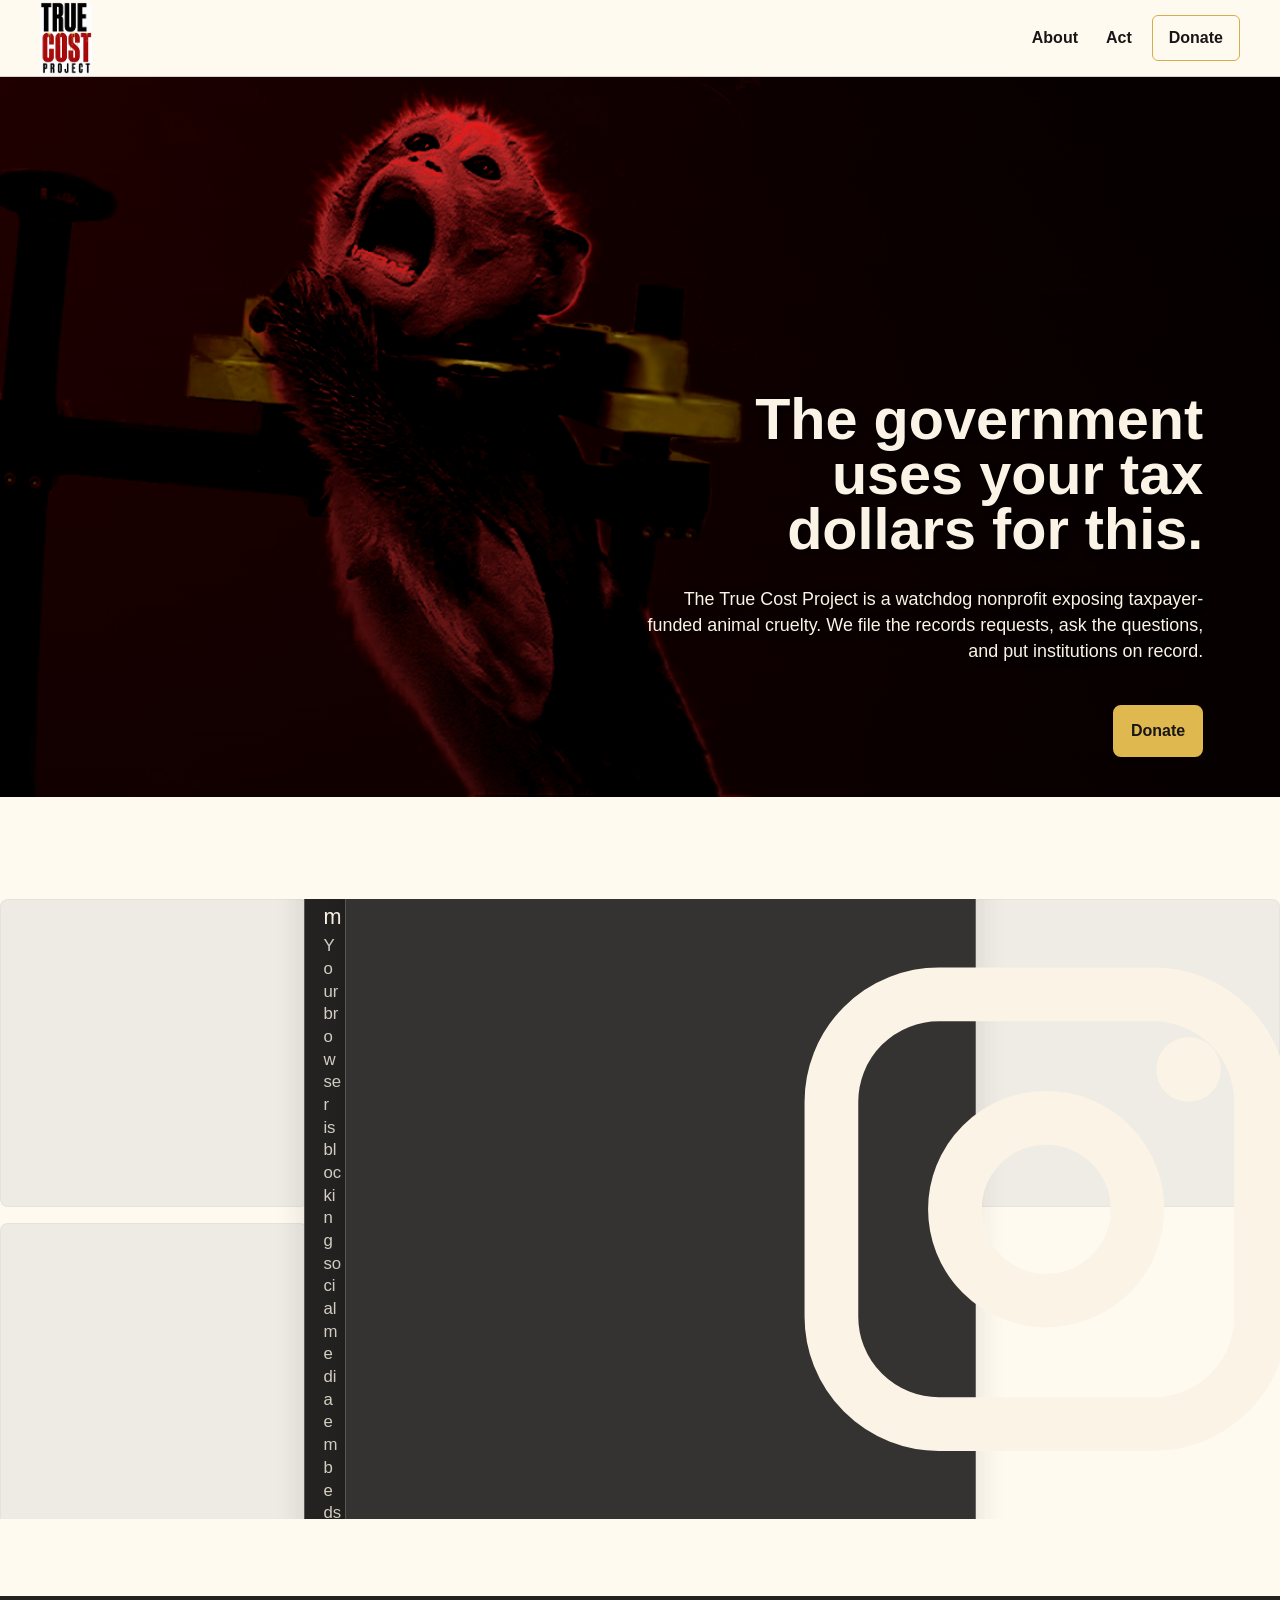
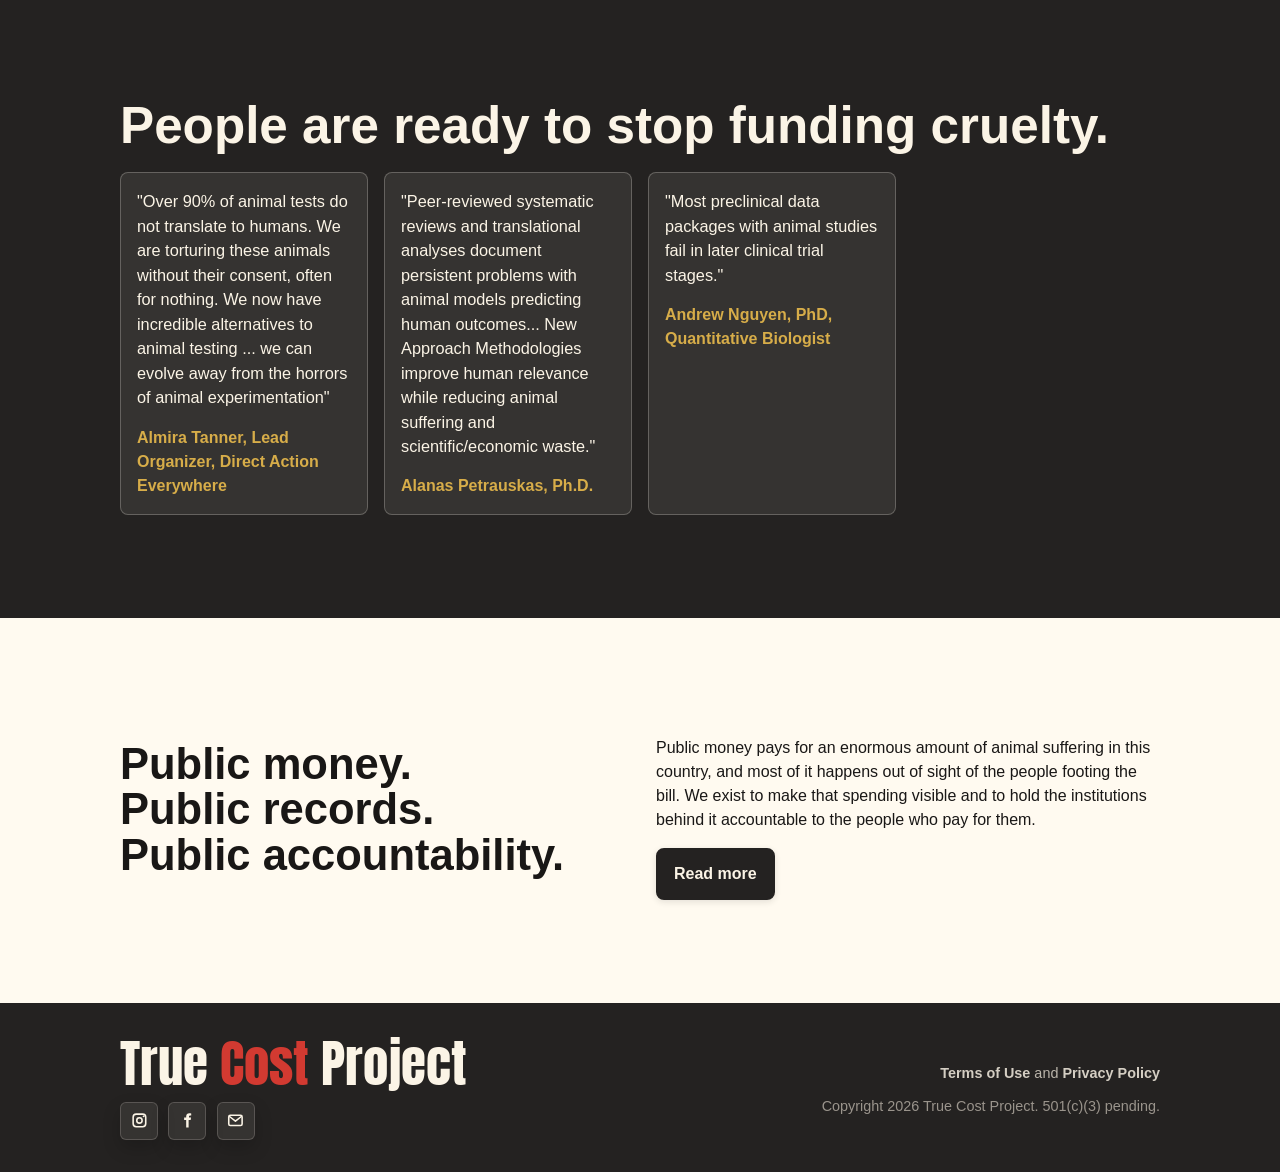
<file: index.html>
<!doctype html>
<html lang="en" prefix="og: https://ogp.me/ns#">
  <head>
    <meta charset="utf-8">
    <meta name="viewport" content="width=device-width, initial-scale=1">
    <title>True Cost Project | Your Tax Dollars Fund This</title>
    <meta name="description" content="True Cost Project exposes taxpayer-funded animal exploitation through public records, hard questions, and public accountability.">
    <meta name="robots" content="index,follow,max-image-preview:large">
    <meta name="theme-color" content="#ffffff">
    <link rel="apple-touch-icon" sizes="57x57" href="assets/icons/apple-icon-57x57.png">
    <link rel="apple-touch-icon" sizes="60x60" href="assets/icons/apple-icon-60x60.png">
    <link rel="apple-touch-icon" sizes="72x72" href="assets/icons/apple-icon-72x72.png">
    <link rel="apple-touch-icon" sizes="76x76" href="assets/icons/apple-icon-76x76.png">
    <link rel="apple-touch-icon" sizes="114x114" href="assets/icons/apple-icon-114x114.png">
    <link rel="apple-touch-icon" sizes="120x120" href="assets/icons/apple-icon-120x120.png">
    <link rel="apple-touch-icon" sizes="144x144" href="assets/icons/apple-icon-144x144.png">
    <link rel="apple-touch-icon" sizes="152x152" href="assets/icons/apple-icon-152x152.png">
    <link rel="apple-touch-icon" sizes="180x180" href="assets/icons/apple-icon-180x180.png">
    <link rel="icon" href="favicon.ico" sizes="any">
    <link rel="icon" type="image/png" sizes="192x192" href="assets/icons/android-icon-192x192.png">
    <link rel="icon" type="image/png" sizes="32x32" href="assets/icons/favicon-32x32.png">
    <link rel="icon" type="image/png" sizes="96x96" href="assets/icons/favicon-96x96.png">
    <link rel="icon" type="image/png" sizes="16x16" href="assets/icons/favicon-16x16.png">
    <link rel="manifest" href="assets/icons/manifest.json">
    <meta name="msapplication-TileColor" content="#ffffff">
    <meta name="msapplication-TileImage" content="assets/icons/ms-icon-144x144.png">
    <meta name="msapplication-config" content="assets/icons/browserconfig.xml">
    <link rel="preload" as="image" href="assets/brand/wordmark-header.png" fetchpriority="high">
    <link rel="preload" as="image" href="assets/images/home-hero-mobile-b.png" media="(max-width: 819.98px)" fetchpriority="high">
    <link rel="preload" as="image" href="assets/images/home-hero-desktop-b.png" media="(min-width: 820px)" fetchpriority="high">
    <link rel="canonical" href="https://truecostproject.org/">
    <link rel="llms" type="text/plain" href="llms.txt">
    <link rel="me" href="https://www.instagram.com/truecostproject/">
    <link rel="preconnect" href="https://cdn.curator.io">
    <meta property="og:site_name" content="True Cost Project">
    <meta property="og:locale" content="en_US">
    <meta property="og:type" content="website">
    <meta property="og:title" content="Your tax dollars fund this. | True Cost Project">
    <meta property="og:description" content="We file records requests, ask the questions, and put institutions funding animal exploitation on record.">
    <meta property="og:url" content="https://truecostproject.org/">
    <meta property="og:image" content="https://truecostproject.org/assets/social-card.png">
    <meta property="og:image:secure_url" content="https://truecostproject.org/assets/social-card.png">
    <meta property="og:image:type" content="image/png">
    <meta property="og:image:width" content="1200">
    <meta property="og:image:height" content="630">
    <meta property="og:image:alt" content="True Cost Project social card showing a chimpanzee hand gripping cage bars with the text Your tax dollars fund this.">
    <meta name="twitter:card" content="summary_large_image">
    <meta name="twitter:title" content="Your tax dollars fund this. | True Cost Project">
    <meta name="twitter:description" content="We file records requests, ask the questions, and put institutions funding animal exploitation on record.">
    <meta name="twitter:image" content="https://truecostproject.org/assets/social-card.png">
    <meta name="twitter:image:alt" content="True Cost Project social card showing a chimpanzee hand gripping cage bars with the text Your tax dollars fund this.">
    <link rel="stylesheet" href="assets/styles.css">
    <script src="assets/site.js" defer></script>
    <script type="application/ld+json">
      {
        "@context": "https://schema.org",
        "@type": "WebPage",
        "@graph": [
          {
            "@type": "Organization",
            "@id": "https://truecostproject.org/#organization",
            "name": "True Cost Project",
            "url": "https://truecostproject.org/",
            "description": "True Cost Project exposes taxpayer-funded animal exploitation through public records, hard questions, and public accountability.",
            "email": "info@truecostproject.org",
            "image": "https://truecostproject.org/assets/social-card.png",
            "sameAs": [
              "https://www.instagram.com/truecostproject/",
              "https://www.facebook.com/profile.php?id=61567428772270"
            ],
            "contactPoint": {
              "@type": "ContactPoint",
              "contactType": "general",
              "email": "info@truecostproject.org"
            }
          },
          {
            "@type": "WebSite",
            "@id": "https://truecostproject.org/#website",
            "name": "True Cost Project",
            "url": "https://truecostproject.org/",
            "publisher": {
              "@id": "https://truecostproject.org/#organization"
            },
            "potentialAction": [
              {
                "@type": "JoinAction",
                "name": "Volunteer",
                "target": {
                  "@type": "EntryPoint",
                  "urlTemplate": "https://docs.google.com/forms/d/e/1FAIpQLSdItLGn1wnQm3ApwFnvKo05v48QzDq50IV4SlKLuaknGB5ijw/viewform"
                }
              },
              {
                "@type": "DonateAction",
                "name": "Donate",
                "target": {
                  "@type": "EntryPoint",
                  "urlTemplate": "https://patreon.com/TrueCostProject"
                }
              }
            ]
          },
          {
            "@type": "WebPage",
            "@id": "https://truecostproject.org/#webpage",
            "url": "https://truecostproject.org/",
            "name": "Your tax dollars fund this.",
            "description": "True Cost Project exposes taxpayer-funded animal exploitation through public records, hard questions, and public accountability.",
            "isPartOf": {
              "@id": "https://truecostproject.org/#website"
            },
            "about": {
              "@id": "https://truecostproject.org/#organization"
            },
            "primaryImageOfPage": {
              "@type": "ImageObject",
              "url": "https://truecostproject.org/assets/social-card.png",
              "width": 1200,
              "height": 630
            },
            "dateModified": "2026-06-01",
            "inLanguage": "en-US"
          }
        ]
      }
    </script>
  </head>
  <body data-page="home" data-hero-test="b">
      <a class="skip-link" href="#main">Skip to content</a>
    <header class="site-header site-header-square-brand" data-site-header>
      <a class="brand" href="index.html" aria-label="True Cost Project home">
        <img class="brand-square-mark" src="assets/brand/wordmark-square-nav.png" alt="" aria-hidden="true" width="127" height="176" decoding="async" fetchpriority="high">
        <span class="sr-only">True Cost Project home</span>
      </a>
      <button class="menu-toggle" type="button" data-menu-toggle aria-expanded="false" aria-controls="site-nav">
        <span class="menu-toggle-lines" aria-hidden="true"></span>
        <span class="sr-only">Open menu</span>
      </button>
      <nav class="site-nav" id="site-nav" data-site-nav aria-label="Main navigation">
        <a class="nav-home" href="index.html" data-copy-id="global/nav-home" data-nav="home">Home</a>
        <a href="about.html" data-copy-id="global/nav-about" data-nav="about">About</a>
        <a href="act.html" data-copy-id="global/nav-act" data-nav="act">Act</a>
        <a class="nav-donate" href="https://patreon.com/TrueCostProject" target="_blank" rel="noopener" data-copy-id="global/donate-label" data-donate-button>Donate</a>
      </nav>
    </header>

    <main id="main">
      <section class="hero section-dark visual-banner" aria-label="Illustration of a chimp in a cage">
        <picture class="hero-media" aria-hidden="true">
          <source media="(min-width: 820px)" srcset="assets/images/home-hero-desktop-b.png 1x">
          <img src="assets/images/home-hero-mobile-b.png" srcset="assets/images/home-hero-mobile-b.png 1x" alt="" width="1200" height="1500" loading="eager" decoding="sync" fetchpriority="high">
        </picture>
        <div class="hero-copy">
          <h1 data-copy-id="index/hero-title">The government uses your tax dollars for this.</h1>
          <p data-copy-id="index/hero-subtitle">The True Cost Project is a watchdog nonprofit exposing taxpayer-funded animal cruelty. We file the records requests, ask the questions, and put institutions on record.</p>
        </div>
        <a class="button button-primary banner-donate" href="https://patreon.com/TrueCostProject" target="_blank" rel="noopener" data-copy-id="global/donate-label" data-donate-button data-page-donate>Donate</a>
      </section>

      <section class="section-light social-preview" id="social">
        <div class="section-inner">
          <div class="social-feed-host" data-curator-feed data-curator-feed-id="ea323e97-9418-4bc4-b4ee-fff80795c060" data-curator-layout-id="curator-feed-default-feed-layout" aria-label="Instagram posts">
            <div class="curator-feed" data-curator-mount aria-hidden="true"></div>
            <p class="curator-static-follow" data-curator-static>Follow us on <a href="https://www.instagram.com/truecostproject/" target="_blank" rel="noopener">Instagram</a>.</p>
            <div class="curator-demo-grid" data-curator-demo>
              <div class="curator-demo-tile" aria-hidden="true"></div>
              <div class="curator-demo-tile" aria-hidden="true"></div>
              <div class="curator-demo-tile" aria-hidden="true"></div>
              <div class="curator-demo-tile" aria-hidden="true"></div>
              <div class="curator-demo-tile" aria-hidden="true"></div>
              <div class="curator-demo-tile" aria-hidden="true"></div>
            </div>
          </div>
        </div>
      </section>

      <section class="section-dark testimonials" id="testimonials">
        <div class="section-inner">
          <div class="section-heading compact">
            <h2 data-copy-id="index/testimonials-title">People are ready to stop funding cruelty.</h2>
          </div>
          <div class="tile-grid testimony-grid">
            <article class="testimony-tile">
              <blockquote data-copy-id="index/testimonial-1-quote">"Over 90% of animal tests do not translate to humans. We are torturing these animals without their consent, often for nothing. We now have incredible alternatives to animal testing ... we can evolve away from the horrors of animal experimentation"</blockquote>
              <p class="quote-name" data-copy-id="index/testimonial-1-name">Almira Tanner, Lead Organizer, Direct Action Everywhere</p>
            </article>
            <article class="testimony-tile">
              <blockquote data-copy-id="index/testimonial-2-quote">"Peer-reviewed systematic reviews and translational analyses document persistent problems with animal models predicting human outcomes... New Approach Methodologies improve human relevance while reducing animal suffering and scientific/economic waste."</blockquote>
              <p class="quote-name" data-copy-id="index/testimonial-2-name">Alanas Petrauskas, Ph.D.</p>
            </article>
            <article class="testimony-tile">
              <blockquote data-copy-id="index/testimonial-3-quote">"Most preclinical data packages with animal studies fail in later clinical trial stages."</blockquote>
              <p class="quote-name" data-copy-id="index/testimonial-3-name">Andrew Nguyen, PhD, Quantitative Biologist</p>
            </article>
          </div>
        </div>
      </section>

      <section class="section-light closing-sale">
        <div class="section-inner split-grid">
          <div>
            <h2 data-copy-id="index/closing-title">Public money.<br>
Public records.<br>
Public accountability.</h2>
          </div>
          <div class="copy-stack">
            <p data-copy-id="index/closing-copy">Public money pays for an enormous amount of animal suffering in this country, and most of it happens out of sight of the people footing the bill. We exist to make that spending visible and to hold the institutions behind it accountable to the people who pay for them.</p>
            <a class="button button-dark" href="about.html" data-copy-id="index/read-more-label">Read more</a>
          </div>
        </div>
      </section>
    </main>

    <footer class="site-footer">
      <div class="footer-inner">
        <div class="footer-brand-column">
          <a class="brand footer-brand" href="index.html" aria-label="True Cost Project home">
            <span class="footer-text-mark" aria-hidden="true">True <span class="footer-text-accent">Cost</span> Project</span>
            <span class="sr-only">True Cost Project home</span>
          </a>
          <div class="footer-socials" id="socials" aria-label="Social links">
            <a href="https://www.instagram.com/truecostproject/" target="_blank" rel="noopener" aria-label="Instagram">
              <svg class="social-icon" aria-hidden="true" focusable="false"><use href="assets/icons.svg#icon-instagram"></use></svg>
              <span class="sr-only">Instagram</span>
            </a>
            <a href="https://www.facebook.com/profile.php?id=61567428772270" target="_blank" rel="noopener" aria-label="Facebook">
              <svg class="social-icon" aria-hidden="true" focusable="false"><use href="assets/icons.svg#icon-facebook"></use></svg>
              <span class="sr-only">Facebook</span>
            </a>
            <a href="mailto:info@truecostproject.org" aria-label="Email">
              <svg class="social-icon" aria-hidden="true" focusable="false"><use href="assets/icons.svg#icon-email"></use></svg>
              <span class="sr-only">Email</span>
            </a>
          </div>
        </div>
        <div class="footer-legal-column">
          <nav class="footer-links" aria-label="Legal links">
            <span><a href="terms.html">Terms of Use</a> and <a href="privacy.html">Privacy Policy</a></span>
          </nav>
          <p class="footer-legal" data-copy-id="global/footer-legal">Copyright 2026 True Cost Project. 501(c)(3) pending.</p>
        </div>
      </div>
    </footer>

    <a class="floating-donate" href="https://patreon.com/TrueCostProject" target="_blank" rel="noopener" data-copy-id="global/donate-label" data-donate-button>Donate</a>
  </body>
</html>
</file>
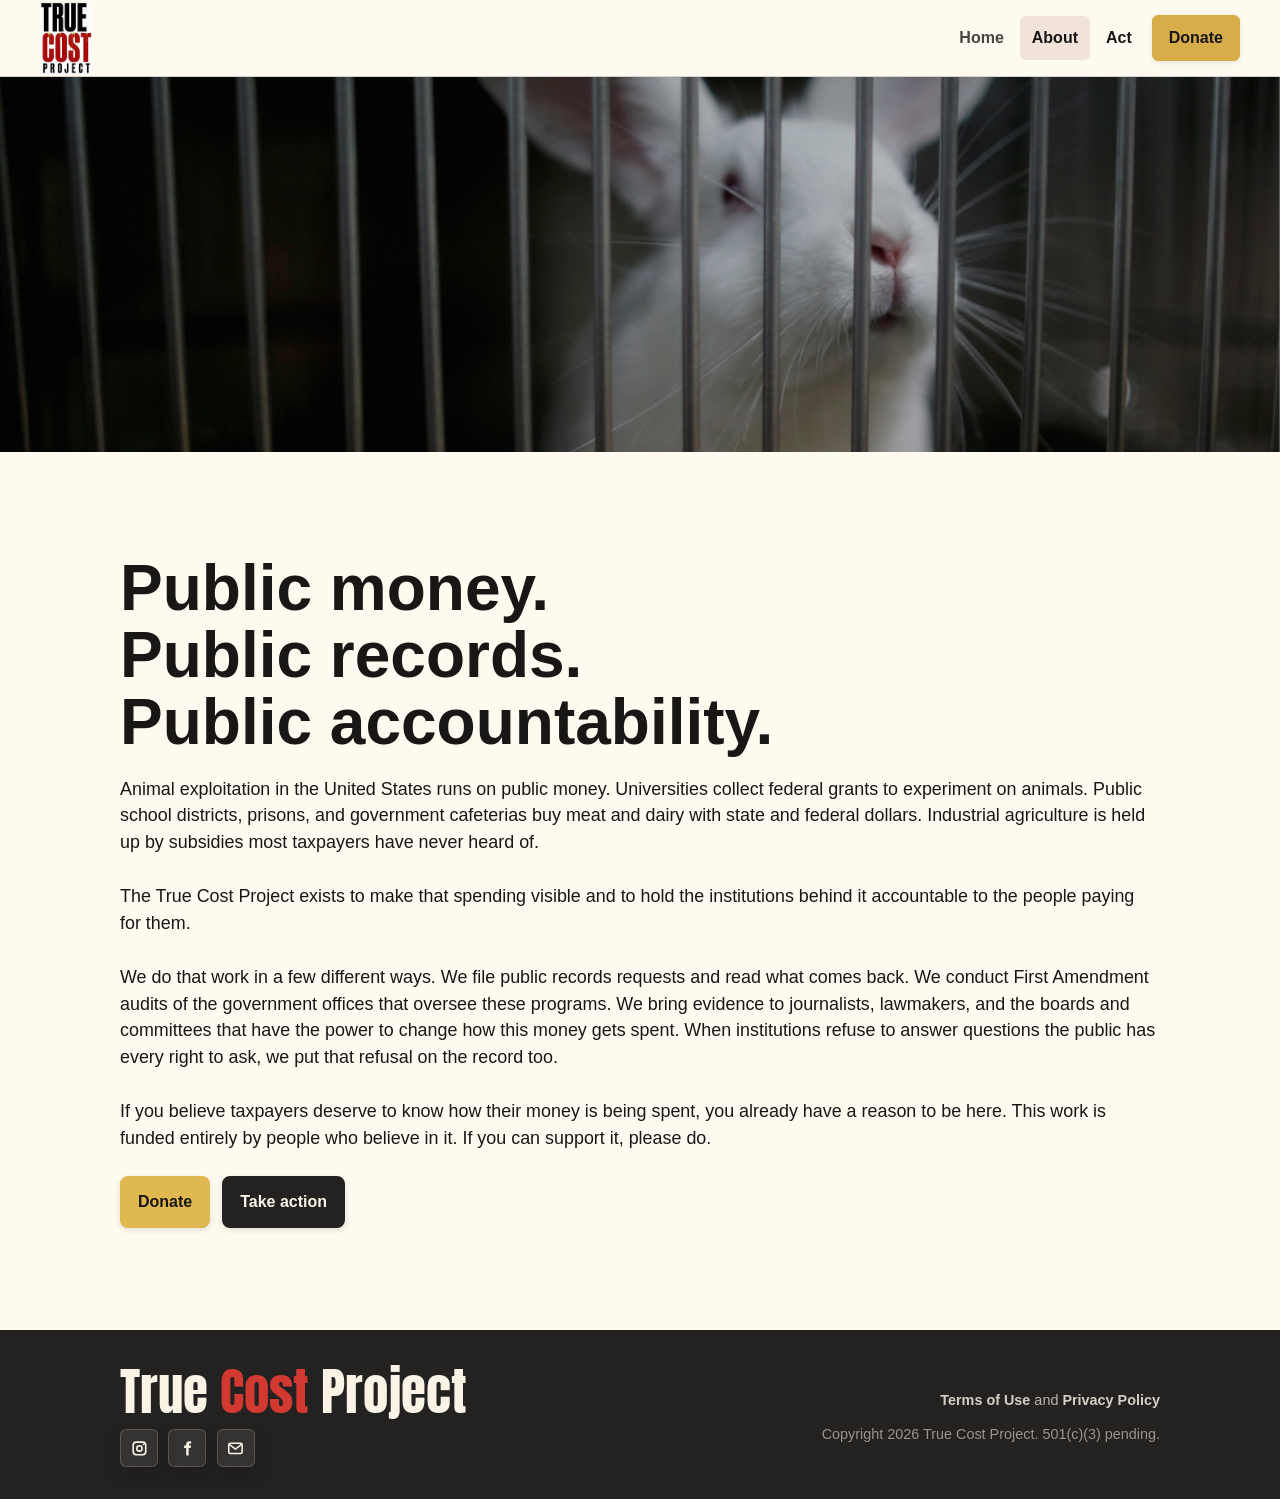
<file: about.html>
<!doctype html>
<html lang="en" prefix="og: https://ogp.me/ns#">
  <head>
    <meta charset="utf-8">
    <meta name="viewport" content="width=device-width, initial-scale=1">
    <title>About | Public Money, Public Records | True Cost Project</title>
    <meta name="description" content="True Cost Project files public records requests, reads the spending trail, and puts institutions funding animal exploitation on record.">
    <meta name="robots" content="index,follow,max-image-preview:large">
    <meta name="theme-color" content="#ffffff">
    <link rel="apple-touch-icon" sizes="57x57" href="assets/icons/apple-icon-57x57.png">
    <link rel="apple-touch-icon" sizes="60x60" href="assets/icons/apple-icon-60x60.png">
    <link rel="apple-touch-icon" sizes="72x72" href="assets/icons/apple-icon-72x72.png">
    <link rel="apple-touch-icon" sizes="76x76" href="assets/icons/apple-icon-76x76.png">
    <link rel="apple-touch-icon" sizes="114x114" href="assets/icons/apple-icon-114x114.png">
    <link rel="apple-touch-icon" sizes="120x120" href="assets/icons/apple-icon-120x120.png">
    <link rel="apple-touch-icon" sizes="144x144" href="assets/icons/apple-icon-144x144.png">
    <link rel="apple-touch-icon" sizes="152x152" href="assets/icons/apple-icon-152x152.png">
    <link rel="apple-touch-icon" sizes="180x180" href="assets/icons/apple-icon-180x180.png">
    <link rel="icon" href="favicon.ico" sizes="any">
    <link rel="icon" type="image/png" sizes="192x192" href="assets/icons/android-icon-192x192.png">
    <link rel="icon" type="image/png" sizes="32x32" href="assets/icons/favicon-32x32.png">
    <link rel="icon" type="image/png" sizes="96x96" href="assets/icons/favicon-96x96.png">
    <link rel="icon" type="image/png" sizes="16x16" href="assets/icons/favicon-16x16.png">
    <link rel="manifest" href="assets/icons/manifest.json">
    <meta name="msapplication-TileColor" content="#ffffff">
    <meta name="msapplication-TileImage" content="assets/icons/ms-icon-144x144.png">
    <meta name="msapplication-config" content="assets/icons/browserconfig.xml">
    <link rel="preload" as="image" href="assets/brand/wordmark-header.png" fetchpriority="high">
    <link rel="preload" as="image" href="assets/images/about-banner.png" fetchpriority="high">
    <link rel="canonical" href="https://truecostproject.org/about.html">
    <link rel="llms" type="text/plain" href="llms.txt">
    <link rel="me" href="https://www.instagram.com/truecostproject/">
    <meta property="og:site_name" content="True Cost Project">
    <meta property="og:locale" content="en_US">
    <meta property="og:type" content="website">
    <meta property="og:title" content="Public money. Public records. Public accountability.">
    <meta property="og:description" content="See how True Cost Project makes taxpayer-funded animal exploitation visible and accountable.">
    <meta property="og:url" content="https://truecostproject.org/about.html">
    <meta property="og:image" content="https://truecostproject.org/assets/social-card.png">
    <meta property="og:image:secure_url" content="https://truecostproject.org/assets/social-card.png">
    <meta property="og:image:type" content="image/png">
    <meta property="og:image:width" content="1200">
    <meta property="og:image:height" content="630">
    <meta property="og:image:alt" content="True Cost Project social card showing a chimpanzee hand gripping cage bars with the text Your tax dollars fund this.">
    <meta name="twitter:card" content="summary_large_image">
    <meta name="twitter:title" content="Public money. Public records. Public accountability.">
    <meta name="twitter:description" content="See how True Cost Project makes taxpayer-funded animal exploitation visible and accountable.">
    <meta name="twitter:image" content="https://truecostproject.org/assets/social-card.png">
    <meta name="twitter:image:alt" content="True Cost Project social card showing a chimpanzee hand gripping cage bars with the text Your tax dollars fund this.">
    <link rel="stylesheet" href="assets/styles.css">
    <script src="assets/site.js" defer></script>
    <script type="application/ld+json">
      {
        "@context": "https://schema.org",
        "@type": "WebPage",
        "@graph": [
          {
            "@type": "Organization",
            "@id": "https://truecostproject.org/#organization",
            "name": "True Cost Project",
            "url": "https://truecostproject.org/",
            "description": "True Cost Project exposes taxpayer-funded animal exploitation through public records, hard questions, and public accountability.",
            "email": "info@truecostproject.org",
            "image": "https://truecostproject.org/assets/social-card.png",
            "sameAs": [
              "https://www.instagram.com/truecostproject/",
              "https://www.facebook.com/profile.php?id=61567428772270"
            ]
          },
          {
            "@type": "WebSite",
            "@id": "https://truecostproject.org/#website",
            "name": "True Cost Project",
            "url": "https://truecostproject.org/",
            "publisher": {
              "@id": "https://truecostproject.org/#organization"
            }
          },
          {
            "@type": "AboutPage",
            "@id": "https://truecostproject.org/about.html#webpage",
            "url": "https://truecostproject.org/about.html",
            "name": "Public money. Public records. Public accountability.",
            "description": "True Cost Project files public records requests, reads the spending trail, and puts institutions funding animal exploitation on record.",
            "isPartOf": {
              "@id": "https://truecostproject.org/#website"
            },
            "about": {
              "@id": "https://truecostproject.org/#organization"
            },
            "primaryImageOfPage": {
              "@type": "ImageObject",
              "url": "https://truecostproject.org/assets/social-card.png",
              "width": 1200,
              "height": 630
            },
            "dateModified": "2026-06-01",
            "inLanguage": "en-US"
          },
          {
            "@type": "BreadcrumbList",
            "@id": "https://truecostproject.org/about.html#breadcrumbs",
            "itemListElement": [
              {
                "@type": "ListItem",
                "position": 1,
                "name": "Home",
                "item": "https://truecostproject.org/"
              },
              {
                "@type": "ListItem",
                "position": 2,
                "name": "About",
                "item": "https://truecostproject.org/about.html"
              }
            ]
          }
        ]
      }
    </script>
  </head>
  <body data-page="about">
      <a class="skip-link" href="#main">Skip to content</a>
    <header class="site-header site-header-square-brand" data-site-header>
      <a class="brand" href="index.html" aria-label="True Cost Project home">
        <img class="brand-square-mark" src="assets/brand/wordmark-square-nav.png" alt="" aria-hidden="true" width="127" height="176" decoding="async" fetchpriority="high">
        <span class="sr-only">True Cost Project home</span>
      </a>
      <button class="menu-toggle" type="button" data-menu-toggle aria-expanded="false" aria-controls="site-nav">
        <span class="menu-toggle-lines" aria-hidden="true"></span>
        <span class="sr-only">Open menu</span>
      </button>
      <nav class="site-nav" id="site-nav" data-site-nav aria-label="Main navigation">
        <a class="nav-home" href="index.html" data-copy-id="global/nav-home" data-nav="home">Home</a>
        <a href="about.html" data-copy-id="global/nav-about" data-nav="about">About</a>
        <a href="act.html" data-copy-id="global/nav-act" data-nav="act">Act</a>
        <a class="nav-donate" href="https://patreon.com/TrueCostProject" target="_blank" rel="noopener" data-copy-id="global/donate-label" data-donate-button>Donate</a>
      </nav>
    </header>

    <main id="main">
      <section class="page-hero section-dark visual-banner" aria-label="Illustration of a chimp surrounded by a dark boardroom meeting">
        <div class="banner-copy">
          <h1 data-copy-id="about/hero-title"></h1>
          <p data-copy-id="about/hero-subtitle"></p>
        </div>
      </section>

      <section class="section-light">
        <div class="section-inner content-narrow">
          <h1 data-copy-id="about/title">Public money.<br>
Public records.<br>
Public accountability.</h1>
          <p class="lead" data-copy-id="about/lead">Animal exploitation in the United States runs on public money. Universities collect federal grants to experiment on animals. Public school districts, prisons, and government cafeterias buy meat and dairy with state and federal dollars. Industrial agriculture is held up by subsidies most taxpayers have never heard of.<br>
<br>
The True Cost Project exists to make that spending visible and to hold the institutions behind it accountable to the people paying for them.<br>
<br>
We do that work in a few different ways. We file public records requests and read what comes back. We conduct First Amendment audits of the government offices that oversee these programs. We bring evidence to journalists, lawmakers, and the boards and committees that have the power to change how this money gets spent. When institutions refuse to answer questions the public has every right to ask, we put that refusal on the record too.<br>
<br>
If you believe taxpayers deserve to know how their money is being spent, you already have a reason to be here. This work is funded entirely by people who believe in it. If you can support it, please do.</p>
          <p data-copy-id="about/body-1"></p>
          <div class="button-row">
            <a class="button button-primary" href="https://patreon.com/TrueCostProject" target="_blank" rel="noopener" data-copy-id="global/donate-label" data-donate-button>Donate</a>
            <a class="button button-dark" href="act.html" data-copy-id="about/take-action-label">Take action</a>
          </div>
        </div>
      </section>
    </main>

    <footer class="site-footer">
      <div class="footer-inner">
        <div class="footer-brand-column">
          <a class="brand footer-brand" href="index.html" aria-label="True Cost Project home">
            <span class="footer-text-mark" aria-hidden="true">True <span class="footer-text-accent">Cost</span> Project</span>
            <span class="sr-only">True Cost Project home</span>
          </a>
          <div class="footer-socials" aria-label="Social links">
            <a href="https://www.instagram.com/truecostproject/" target="_blank" rel="noopener" aria-label="Instagram">
              <svg class="social-icon" aria-hidden="true" focusable="false"><use href="assets/icons.svg#icon-instagram"></use></svg>
              <span class="sr-only">Instagram</span>
            </a>
            <a href="https://www.facebook.com/profile.php?id=61567428772270" target="_blank" rel="noopener" aria-label="Facebook">
              <svg class="social-icon" aria-hidden="true" focusable="false"><use href="assets/icons.svg#icon-facebook"></use></svg>
              <span class="sr-only">Facebook</span>
            </a>
            <a href="mailto:info@truecostproject.org" aria-label="Email">
              <svg class="social-icon" aria-hidden="true" focusable="false"><use href="assets/icons.svg#icon-email"></use></svg>
              <span class="sr-only">Email</span>
            </a>
          </div>
        </div>
        <div class="footer-legal-column">
          <nav class="footer-links" aria-label="Legal links">
            <span><a href="terms.html">Terms of Use</a> and <a href="privacy.html">Privacy Policy</a></span>
          </nav>
          <p class="footer-legal" data-copy-id="global/footer-legal">Copyright 2026 True Cost Project. 501(c)(3) pending.</p>
        </div>
      </div>
    </footer>

    <a class="floating-donate" href="https://patreon.com/TrueCostProject" target="_blank" rel="noopener" data-copy-id="global/donate-label" data-donate-button>Donate</a>
  </body>
</html>
</file>
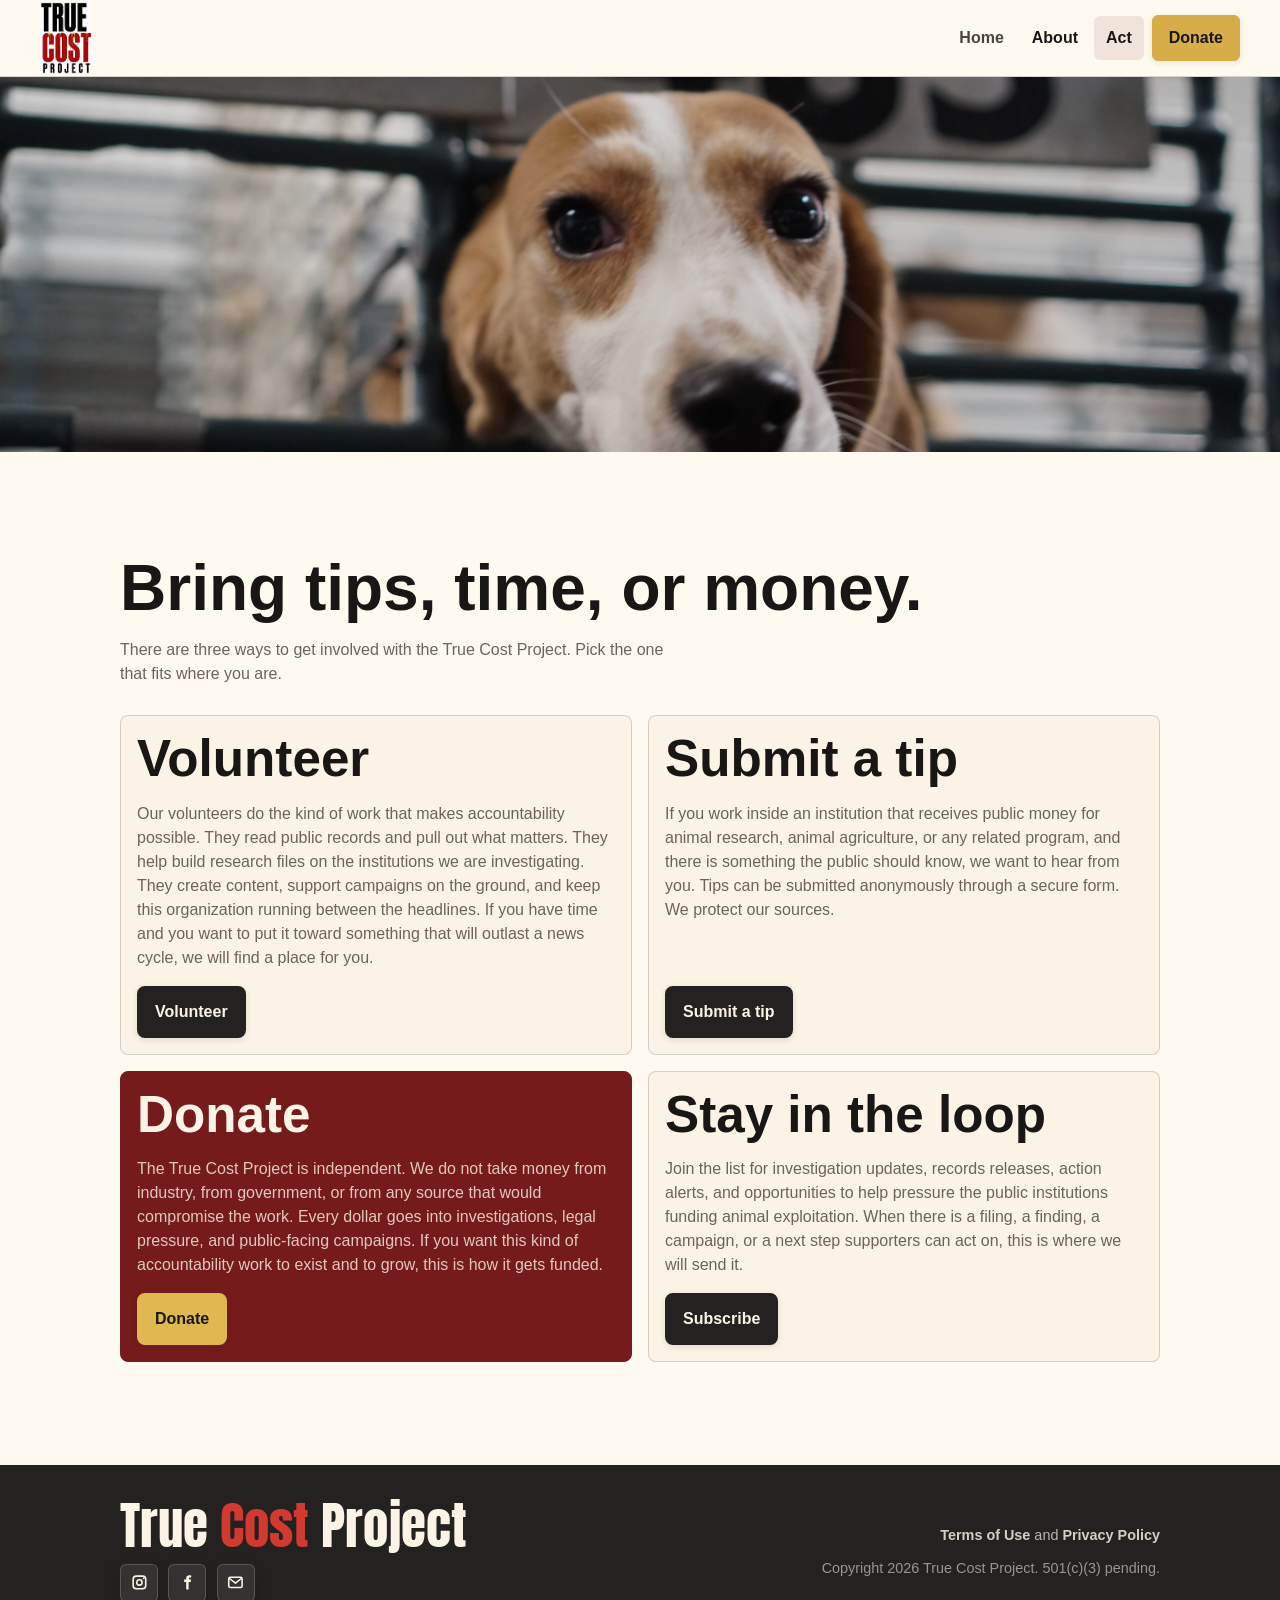
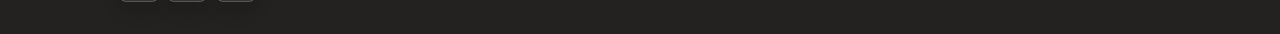
<file: act.html>
<!doctype html>
<html lang="en" prefix="og: https://ogp.me/ns#">
  <head>
    <meta charset="utf-8">
    <meta name="viewport" content="width=device-width, initial-scale=1">
    <title>Act | Volunteer, Tip, Donate | True Cost Project</title>
    <meta name="description" content="Bring tips, time, money, or reach to expose public funding behind cages, vivisection, animal agriculture, and captivity.">
    <meta name="robots" content="index,follow,max-image-preview:large">
    <meta name="theme-color" content="#ffffff">
    <link rel="apple-touch-icon" sizes="57x57" href="assets/icons/apple-icon-57x57.png">
    <link rel="apple-touch-icon" sizes="60x60" href="assets/icons/apple-icon-60x60.png">
    <link rel="apple-touch-icon" sizes="72x72" href="assets/icons/apple-icon-72x72.png">
    <link rel="apple-touch-icon" sizes="76x76" href="assets/icons/apple-icon-76x76.png">
    <link rel="apple-touch-icon" sizes="114x114" href="assets/icons/apple-icon-114x114.png">
    <link rel="apple-touch-icon" sizes="120x120" href="assets/icons/apple-icon-120x120.png">
    <link rel="apple-touch-icon" sizes="144x144" href="assets/icons/apple-icon-144x144.png">
    <link rel="apple-touch-icon" sizes="152x152" href="assets/icons/apple-icon-152x152.png">
    <link rel="apple-touch-icon" sizes="180x180" href="assets/icons/apple-icon-180x180.png">
    <link rel="icon" href="favicon.ico" sizes="any">
    <link rel="icon" type="image/png" sizes="192x192" href="assets/icons/android-icon-192x192.png">
    <link rel="icon" type="image/png" sizes="32x32" href="assets/icons/favicon-32x32.png">
    <link rel="icon" type="image/png" sizes="96x96" href="assets/icons/favicon-96x96.png">
    <link rel="icon" type="image/png" sizes="16x16" href="assets/icons/favicon-16x16.png">
    <link rel="manifest" href="assets/icons/manifest.json">
    <meta name="msapplication-TileColor" content="#ffffff">
    <meta name="msapplication-TileImage" content="assets/icons/ms-icon-144x144.png">
    <meta name="msapplication-config" content="assets/icons/browserconfig.xml">
    <link rel="preload" as="image" href="assets/brand/wordmark-header.png" fetchpriority="high">
    <link rel="preload" as="image" href="assets/images/act-banner.png" fetchpriority="high">
    <link rel="canonical" href="https://truecostproject.org/act.html">
    <link rel="llms" type="text/plain" href="llms.txt">
    <link rel="me" href="https://www.instagram.com/truecostproject/">
    <meta property="og:site_name" content="True Cost Project">
    <meta property="og:locale" content="en_US">
    <meta property="og:type" content="website">
    <meta property="og:title" content="Bring tips, time, or money. | True Cost Project">
    <meta property="og:description" content="Volunteer, submit a tip, donate, or subscribe to help expose taxpayer-funded animal exploitation.">
    <meta property="og:url" content="https://truecostproject.org/act.html">
    <meta property="og:image" content="https://truecostproject.org/assets/social-card.png">
    <meta property="og:image:secure_url" content="https://truecostproject.org/assets/social-card.png">
    <meta property="og:image:type" content="image/png">
    <meta property="og:image:width" content="1200">
    <meta property="og:image:height" content="630">
    <meta property="og:image:alt" content="True Cost Project social card showing a chimpanzee hand gripping cage bars with the text Your tax dollars fund this.">
    <meta name="twitter:card" content="summary_large_image">
    <meta name="twitter:title" content="Bring tips, time, or money. | True Cost Project">
    <meta name="twitter:description" content="Volunteer, submit a tip, donate, or subscribe to help expose taxpayer-funded animal exploitation.">
    <meta name="twitter:image" content="https://truecostproject.org/assets/social-card.png">
    <meta name="twitter:image:alt" content="True Cost Project social card showing a chimpanzee hand gripping cage bars with the text Your tax dollars fund this.">
    <link rel="stylesheet" href="assets/styles.css">
    <script src="assets/site.js" defer></script>
    <script type="application/ld+json">
      {
        "@context": "https://schema.org",
        "@type": "WebPage",
        "@graph": [
          {
            "@type": "Organization",
            "@id": "https://truecostproject.org/#organization",
            "name": "True Cost Project",
            "url": "https://truecostproject.org/",
            "description": "True Cost Project exposes taxpayer-funded animal exploitation through public records, hard questions, and public accountability.",
            "email": "info@truecostproject.org",
            "image": "https://truecostproject.org/assets/social-card.png",
            "sameAs": [
              "https://www.instagram.com/truecostproject/",
              "https://www.facebook.com/profile.php?id=61567428772270"
            ]
          },
          {
            "@type": "WebSite",
            "@id": "https://truecostproject.org/#website",
            "name": "True Cost Project",
            "url": "https://truecostproject.org/",
            "publisher": {
              "@id": "https://truecostproject.org/#organization"
            },
            "potentialAction": [
              {
                "@type": "JoinAction",
                "name": "Volunteer",
                "target": {
                  "@type": "EntryPoint",
                  "urlTemplate": "https://docs.google.com/forms/d/e/1FAIpQLSdItLGn1wnQm3ApwFnvKo05v48QzDq50IV4SlKLuaknGB5ijw/viewform"
                }
              },
              {
                "@type": "DonateAction",
                "name": "Donate",
                "target": {
                  "@type": "EntryPoint",
                  "urlTemplate": "https://patreon.com/TrueCostProject"
                }
              }
            ]
          },
          {
            "@type": "WebPage",
            "@id": "https://truecostproject.org/act.html#webpage",
            "url": "https://truecostproject.org/act.html",
            "name": "Volunteer or Donate",
            "description": "Bring tips, time, money, or reach to expose public funding behind cages, vivisection, animal agriculture, and captivity.",
            "isPartOf": {
              "@id": "https://truecostproject.org/#website"
            },
            "about": {
              "@id": "https://truecostproject.org/#organization"
            },
            "primaryImageOfPage": {
              "@type": "ImageObject",
              "url": "https://truecostproject.org/assets/social-card.png",
              "width": 1200,
              "height": 630
            },
            "mainEntity": {
              "@type": "ItemList",
              "name": "Primary actions",
              "itemListElement": [
                {
                  "@type": "ListItem",
                  "position": 1,
                  "name": "Volunteer",
                  "url": "https://docs.google.com/forms/d/e/1FAIpQLSdItLGn1wnQm3ApwFnvKo05v48QzDq50IV4SlKLuaknGB5ijw/viewform"
                },
                {
                  "@type": "ListItem",
                  "position": 2,
                  "name": "Submit a tip",
                  "url": "https://docs.google.com/forms/d/e/1FAIpQLSfZku3W3lYjDypTkToon5VW0wiZErMpE2BNcIZPpksmq18pmA/viewform"
                },
                {
                  "@type": "ListItem",
                  "position": 3,
                  "name": "Donate",
                  "url": "https://patreon.com/TrueCostProject"
                },
                {
                  "@type": "ListItem",
                  "position": 4,
                  "name": "Stay in the loop",
                  "url": "https://forms.gle/38hdWnoYiEzeVhBeA"
                }
              ]
            },
            "potentialAction": [
              {
                "@type": "JoinAction",
                "name": "Volunteer",
                "target": {
                  "@type": "EntryPoint",
                  "urlTemplate": "https://docs.google.com/forms/d/e/1FAIpQLSdItLGn1wnQm3ApwFnvKo05v48QzDq50IV4SlKLuaknGB5ijw/viewform"
                }
              },
              {
                "@type": "DonateAction",
                "name": "Donate",
                "target": {
                  "@type": "EntryPoint",
                  "urlTemplate": "https://patreon.com/TrueCostProject"
                }
              }
            ],
            "dateModified": "2026-06-01",
            "inLanguage": "en-US"
          },
          {
            "@type": "BreadcrumbList",
            "@id": "https://truecostproject.org/act.html#breadcrumbs",
            "itemListElement": [
              {
                "@type": "ListItem",
                "position": 1,
                "name": "Home",
                "item": "https://truecostproject.org/"
              },
              {
                "@type": "ListItem",
                "position": 2,
                "name": "Act",
                "item": "https://truecostproject.org/act.html"
              }
            ]
          }
        ]
      }
    </script>
  </head>
  <body data-page="act">
      <a class="skip-link" href="#main">Skip to content</a>
    <header class="site-header site-header-square-brand" data-site-header>
      <a class="brand" href="index.html" aria-label="True Cost Project home">
        <img class="brand-square-mark" src="assets/brand/wordmark-square-nav.png" alt="" aria-hidden="true" width="127" height="176" decoding="async" fetchpriority="high">
        <span class="sr-only">True Cost Project home</span>
      </a>
      <button class="menu-toggle" type="button" data-menu-toggle aria-expanded="false" aria-controls="site-nav">
        <span class="menu-toggle-lines" aria-hidden="true"></span>
        <span class="sr-only">Open menu</span>
      </button>
      <nav class="site-nav" id="site-nav" data-site-nav aria-label="Main navigation">
        <a class="nav-home" href="index.html" data-copy-id="global/nav-home" data-nav="home">Home</a>
        <a href="about.html" data-copy-id="global/nav-about" data-nav="about">About</a>
        <a href="act.html" data-copy-id="global/nav-act" data-nav="act">Act</a>
        <a class="nav-donate" href="https://patreon.com/TrueCostProject" target="_blank" rel="noopener" data-copy-id="global/donate-label" data-donate-button>Donate</a>
      </nav>
    </header>

    <main id="main">
      <section class="page-hero section-dark visual-banner" aria-label="Illustration of chimps sharing a tip, organizing, and offering support">
        <div class="banner-copy">
          <h1 data-copy-id="act/hero-title"></h1>
          <p data-copy-id="act/hero-subtitle"></p>
        </div>
      </section>

      <section class="section-light">
        <div class="section-inner">
          <div class="section-heading">
            <h1 data-copy-id="act/title">Bring tips, time, or money.</h1>
            <p data-copy-id="act/lead">There are three ways to get involved with the True Cost Project. Pick the one that fits where you are.</p>
          </div>
          <div class="action-grid">
            <article class="action-card" id="volunteer">
              <h2 data-copy-id="act/volunteer-title">Volunteer</h2>
              <p data-copy-id="act/volunteer-copy">Our volunteers do the kind of work that makes accountability possible. They read public records and pull out what matters. They help build research files on the institutions we are investigating. They create content, support campaigns on the ground, and keep this organization running between the headlines. If you have time and you want to put it toward something that will outlast a news cycle, we will find a place for you.</p>
              <a class="button button-dark" href="https://docs.google.com/forms/d/e/1FAIpQLSdItLGn1wnQm3ApwFnvKo05v48QzDq50IV4SlKLuaknGB5ijw/viewform" target="_blank" rel="noopener" aria-label="Volunteer with True Cost Project" data-copy-id="act/volunteer-label">Volunteer</a>
            </article>
            <article class="action-card" id="tips">
              <h2 data-copy-id="act/tips-title">Submit a tip</h2>
              <p data-copy-id="act/tips-copy">If you work inside an institution that receives public money for animal research, animal agriculture, or any related program, and there is something the public should know, we want to hear from you. Tips can be submitted anonymously through a secure form. We protect our sources.</p>
              <a class="button button-dark" href="https://docs.google.com/forms/d/e/1FAIpQLSfZku3W3lYjDypTkToon5VW0wiZErMpE2BNcIZPpksmq18pmA/viewform" target="_blank" rel="noopener" data-copy-id="act/tips-label">Submit a tip</a>
            </article>
            <article class="action-card highlight-card" id="donate">
              <h2 data-copy-id="act/donate-title">Donate</h2>
              <p data-copy-id="act/donate-copy">The True Cost Project is independent. We do not take money from industry, from government, or from any source that would compromise the work. Every dollar goes into investigations, legal pressure, and public-facing campaigns. If you want this kind of accountability work to exist and to grow, this is how it gets funded.</p>
              <a class="button button-primary" href="https://patreon.com/TrueCostProject" target="_blank" rel="noopener" aria-label="Donate to True Cost Project" data-copy-id="global/donate-label" data-donate-button>Donate</a>
            </article>
            <article class="action-card" id="subscribe">
              <h2 data-copy-id="act/subscribe-title">Stay in the loop</h2>
              <p data-copy-id="act/subscribe-copy">Join the list for investigation updates, records releases, action alerts, and opportunities to help pressure the public institutions funding animal exploitation. When there is a filing, a finding, a campaign, or a next step supporters can act on, this is where we will send it.</p>
              <a class="button button-dark" href="https://forms.gle/38hdWnoYiEzeVhBeA" target="_blank" rel="noopener" data-copy-id="act/subscribe-label">Subscribe</a>
            </article>
          </div>
        </div>
      </section>
    </main>

    <footer class="site-footer">
      <div class="footer-inner">
        <div class="footer-brand-column">
          <a class="brand footer-brand" href="index.html" aria-label="True Cost Project home">
            <span class="footer-text-mark" aria-hidden="true">True <span class="footer-text-accent">Cost</span> Project</span>
            <span class="sr-only">True Cost Project home</span>
          </a>
          <div class="footer-socials" aria-label="Social links">
            <a href="https://www.instagram.com/truecostproject/" target="_blank" rel="noopener" aria-label="Instagram">
              <svg class="social-icon" aria-hidden="true" focusable="false"><use href="assets/icons.svg#icon-instagram"></use></svg>
              <span class="sr-only">Instagram</span>
            </a>
            <a href="https://www.facebook.com/profile.php?id=61567428772270" target="_blank" rel="noopener" aria-label="Facebook">
              <svg class="social-icon" aria-hidden="true" focusable="false"><use href="assets/icons.svg#icon-facebook"></use></svg>
              <span class="sr-only">Facebook</span>
            </a>
            <a href="mailto:info@truecostproject.org" aria-label="Email">
              <svg class="social-icon" aria-hidden="true" focusable="false"><use href="assets/icons.svg#icon-email"></use></svg>
              <span class="sr-only">Email</span>
            </a>
          </div>
        </div>
        <div class="footer-legal-column">
          <nav class="footer-links" aria-label="Legal links">
            <span><a href="terms.html">Terms of Use</a> and <a href="privacy.html">Privacy Policy</a></span>
          </nav>
          <p class="footer-legal" data-copy-id="global/footer-legal">Copyright 2026 True Cost Project. 501(c)(3) pending.</p>
        </div>
      </div>
    </footer>

    <a class="floating-donate" href="https://patreon.com/TrueCostProject" target="_blank" rel="noopener" data-copy-id="global/donate-label" data-donate-button>Donate</a>
  </body>
</html>
</file>
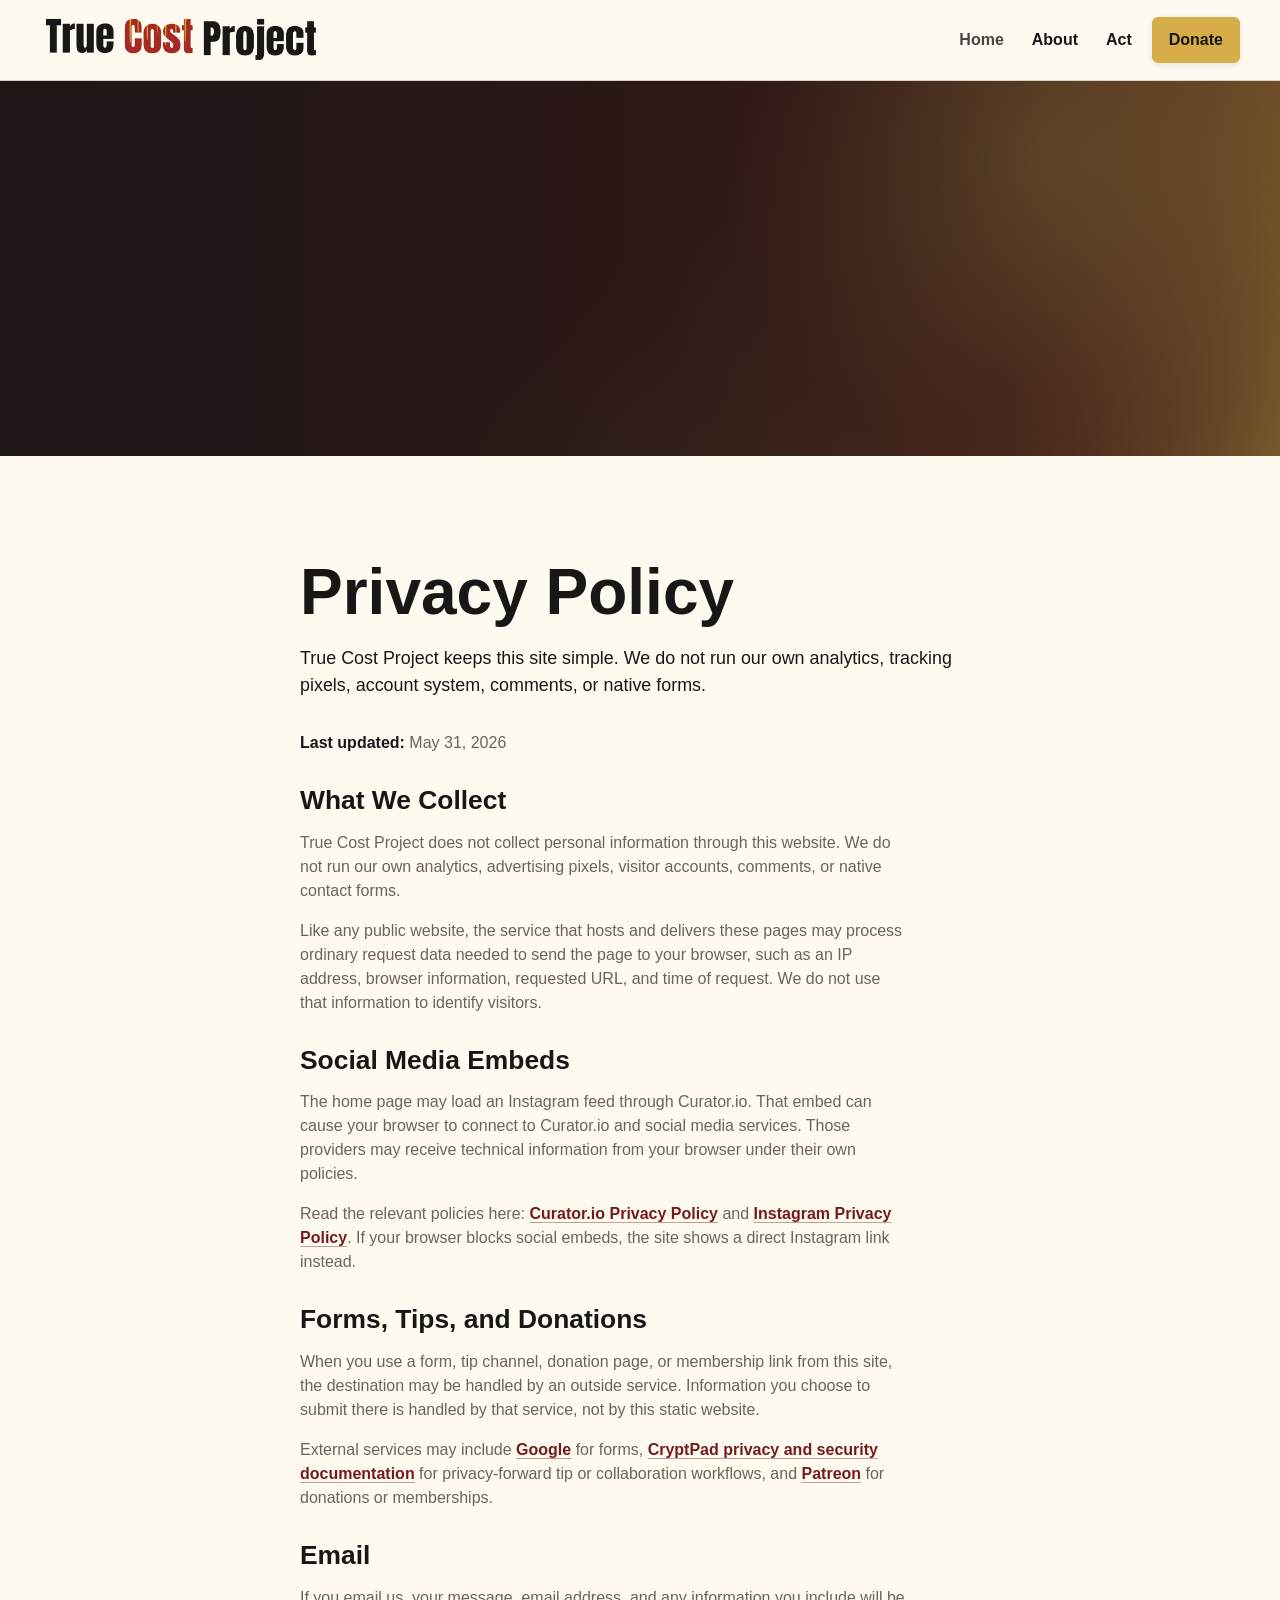
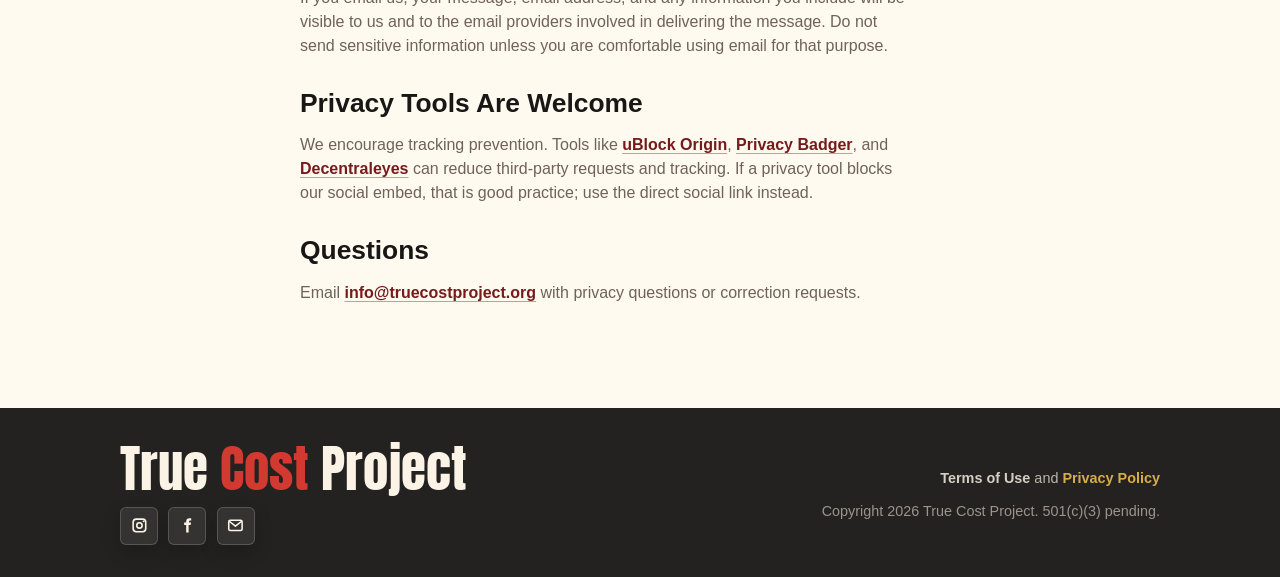
<file: privacy.html>
<!doctype html>
<html lang="en" prefix="og: https://ogp.me/ns#">
  <head>
    <meta charset="utf-8">
    <meta name="viewport" content="width=device-width, initial-scale=1">
    <title>Privacy Policy | True Cost Project</title>
    <meta name="description" content="How True Cost Project handles privacy on a static site, including social embeds, external forms, donations, and privacy tools.">
    <meta name="robots" content="index,follow,max-image-preview:large">
    <meta name="theme-color" content="#ffffff">
    <link rel="apple-touch-icon" sizes="57x57" href="assets/icons/apple-icon-57x57.png">
    <link rel="apple-touch-icon" sizes="60x60" href="assets/icons/apple-icon-60x60.png">
    <link rel="apple-touch-icon" sizes="72x72" href="assets/icons/apple-icon-72x72.png">
    <link rel="apple-touch-icon" sizes="76x76" href="assets/icons/apple-icon-76x76.png">
    <link rel="apple-touch-icon" sizes="114x114" href="assets/icons/apple-icon-114x114.png">
    <link rel="apple-touch-icon" sizes="120x120" href="assets/icons/apple-icon-120x120.png">
    <link rel="apple-touch-icon" sizes="144x144" href="assets/icons/apple-icon-144x144.png">
    <link rel="apple-touch-icon" sizes="152x152" href="assets/icons/apple-icon-152x152.png">
    <link rel="apple-touch-icon" sizes="180x180" href="assets/icons/apple-icon-180x180.png">
    <link rel="icon" href="favicon.ico" sizes="any">
    <link rel="icon" type="image/png" sizes="192x192" href="assets/icons/android-icon-192x192.png">
    <link rel="icon" type="image/png" sizes="32x32" href="assets/icons/favicon-32x32.png">
    <link rel="icon" type="image/png" sizes="96x96" href="assets/icons/favicon-96x96.png">
    <link rel="icon" type="image/png" sizes="16x16" href="assets/icons/favicon-16x16.png">
    <link rel="manifest" href="assets/icons/manifest.json">
    <meta name="msapplication-TileColor" content="#ffffff">
    <meta name="msapplication-TileImage" content="assets/icons/ms-icon-144x144.png">
    <meta name="msapplication-config" content="assets/icons/browserconfig.xml">
    <link rel="preload" as="image" href="assets/brand/wordmark-header.png" fetchpriority="high">
    <link rel="canonical" href="https://truecostproject.org/privacy.html">
    <link rel="llms" type="text/plain" href="llms.txt">
    <meta property="og:site_name" content="True Cost Project">
    <meta property="og:type" content="website">
    <meta property="og:title" content="Privacy Policy | True Cost Project">
    <meta property="og:description" content="How True Cost Project handles privacy on a static site, including social embeds, external forms, donations, and privacy tools.">
    <meta property="og:url" content="https://truecostproject.org/privacy.html">
    <meta property="og:image" content="https://truecostproject.org/assets/social-card.png">
    <meta property="og:image:secure_url" content="https://truecostproject.org/assets/social-card.png">
    <meta property="og:image:type" content="image/png">
    <meta property="og:image:width" content="1200">
    <meta property="og:image:height" content="630">
    <meta property="og:image:alt" content="True Cost Project social card showing a chimpanzee hand gripping cage bars with the text Your tax dollars fund this.">
    <meta name="twitter:card" content="summary_large_image">
    <meta name="twitter:title" content="Privacy Policy | True Cost Project">
    <meta name="twitter:description" content="How True Cost Project handles privacy on a static site, including social embeds, external forms, donations, and privacy tools.">
    <meta name="twitter:image" content="https://truecostproject.org/assets/social-card.png">
    <meta name="twitter:image:alt" content="True Cost Project social card showing a chimpanzee hand gripping cage bars with the text Your tax dollars fund this.">
    <link rel="stylesheet" href="assets/styles.css">
    <script src="assets/site.js" defer></script>
    <script type="application/ld+json">
      {
        "@context": "https://schema.org",
        "@type": "WebPage",
        "@id": "https://truecostproject.org/privacy.html#webpage",
        "url": "https://truecostproject.org/privacy.html",
        "name": "Privacy Policy | True Cost Project",
        "description": "How True Cost Project handles privacy on a static site, including social embeds, external forms, donations, and privacy tools.",
        "isPartOf": {
          "@type": "WebSite",
          "@id": "https://truecostproject.org/#website",
          "name": "True Cost Project",
          "url": "https://truecostproject.org/"
        },
        "publisher": {
          "@type": "Organization",
          "@id": "https://truecostproject.org/#organization",
          "name": "True Cost Project",
          "url": "https://truecostproject.org/"
        },
        "dateModified": "2026-06-01",
        "inLanguage": "en-US"
      }
    </script>
  </head>
  <body data-page="privacy">
      <a class="skip-link" href="#main">Skip to content</a>
    <header class="site-header" data-site-header>
      <a class="brand" href="index.html" aria-label="True Cost Project home">
        <img class="brand-wordmark" src="assets/brand/wordmark-header.png" alt="" aria-hidden="true" width="1058" height="198" decoding="async" fetchpriority="high">
        <span class="sr-only">True Cost Project home</span>
      </a>
      <button class="menu-toggle" type="button" data-menu-toggle aria-expanded="false" aria-controls="site-nav">
        <span class="menu-toggle-lines" aria-hidden="true"></span>
        <span class="sr-only">Open menu</span>
      </button>
      <nav class="site-nav" id="site-nav" data-site-nav aria-label="Main navigation">
        <a class="nav-home" href="index.html" data-copy-id="global/nav-home" data-nav="home">Home</a>
        <a href="about.html" data-copy-id="global/nav-about" data-nav="about">About</a>
        <a href="act.html" data-copy-id="global/nav-act" data-nav="act">Act</a>
        <a class="nav-donate" href="https://patreon.com/TrueCostProject" target="_blank" rel="noopener" data-copy-id="global/donate-label" data-donate-button>Donate</a>
      </nav>
    </header>
    <main id="main">
      <section class="page-hero section-dark visual-banner" aria-label="Privacy page banner"></section>
      <section class="section-light">
        <div class="section-inner content-narrow">
          <h1 data-copy-id="privacy/title">Privacy Policy</h1>
          <p class="lead" data-copy-id="privacy/lead">True Cost Project keeps this site simple. We do not run our own analytics, tracking pixels, account system, comments, or native forms.</p>
          <div class="legal-copy">
            <p><strong>Last updated:</strong> May 31, 2026</p>

            <h2>What We Collect</h2>
            <p>True Cost Project does not collect personal information through this website. We do not run our own analytics, advertising pixels, visitor accounts, comments, or native contact forms.</p>
            <p>Like any public website, the service that hosts and delivers these pages may process ordinary request data needed to send the page to your browser, such as an IP address, browser information, requested URL, and time of request. We do not use that information to identify visitors.</p>

            <h2>Social Media Embeds</h2>
            <p>The home page may load an Instagram feed through Curator.io. That embed can cause your browser to connect to Curator.io and social media services. Those providers may receive technical information from your browser under their own policies.</p>
            <p>Read the relevant policies here: <a href="https://curator.io/privacy-policy" target="_blank" rel="noopener">Curator.io Privacy Policy</a> and <a href="https://privacycenter.instagram.com/policy" target="_blank" rel="noopener">Instagram Privacy Policy</a>. If your browser blocks social embeds, the site shows a direct Instagram link instead.</p>

            <h2>Forms, Tips, and Donations</h2>
            <p>When you use a form, tip channel, donation page, or membership link from this site, the destination may be handled by an outside service. Information you choose to submit there is handled by that service, not by this static website.</p>
            <p>External services may include <a href="https://policies.google.com/privacy" target="_blank" rel="noopener">Google</a> for forms, <a href="https://docs.cryptpad.org/en/user_guide/security.html" target="_blank" rel="noopener">CryptPad privacy and security documentation</a> for privacy-forward tip or collaboration workflows, and <a href="https://privacy.patreon.com/policies/en/" target="_blank" rel="noopener">Patreon</a> for donations or memberships.</p>

            <h2>Email</h2>
            <p>If you email us, your message, email address, and any information you include will be visible to us and to the email providers involved in delivering the message. Do not send sensitive information unless you are comfortable using email for that purpose.</p>

            <h2>Privacy Tools Are Welcome</h2>
            <p>We encourage tracking prevention. Tools like <a href="https://github.com/gorhill/uBlock" target="_blank" rel="noopener">uBlock Origin</a>, <a href="https://privacybadger.org/" target="_blank" rel="noopener">Privacy Badger</a>, and <a href="https://decentraleyes.org/" target="_blank" rel="noopener">Decentraleyes</a> can reduce third-party requests and tracking. If a privacy tool blocks our social embed, that is good practice; use the direct social link instead.</p>

            <h2>Questions</h2>
            <p>Email <a href="mailto:info@truecostproject.org">info@truecostproject.org</a> with privacy questions or correction requests.</p>
          </div>
        </div>
      </section>
    </main>
    <footer class="site-footer">
      <div class="footer-inner">
        <div class="footer-brand-column">
          <a class="brand footer-brand" href="index.html" aria-label="True Cost Project home">
            <span class="footer-text-mark" aria-hidden="true">True <span class="footer-text-accent">Cost</span> Project</span>
            <span class="sr-only">True Cost Project home</span>
          </a>
          <div class="footer-socials" aria-label="Social links">
            <a href="https://www.instagram.com/truecostproject/" target="_blank" rel="noopener" aria-label="Instagram">
              <svg class="social-icon" aria-hidden="true" focusable="false"><use href="assets/icons.svg#icon-instagram"></use></svg>
              <span class="sr-only">Instagram</span>
            </a>
            <a href="https://www.facebook.com/profile.php?id=61567428772270" target="_blank" rel="noopener" aria-label="Facebook">
              <svg class="social-icon" aria-hidden="true" focusable="false"><use href="assets/icons.svg#icon-facebook"></use></svg>
              <span class="sr-only">Facebook</span>
            </a>
            <a href="mailto:info@truecostproject.org" aria-label="Email">
              <svg class="social-icon" aria-hidden="true" focusable="false"><use href="assets/icons.svg#icon-email"></use></svg>
              <span class="sr-only">Email</span>
            </a>
          </div>
        </div>
        <div class="footer-legal-column">
          <nav class="footer-links" aria-label="Legal links">
            <span><a href="terms.html">Terms of Use</a> and <a href="privacy.html" aria-current="page">Privacy Policy</a></span>
          </nav>
          <p class="footer-legal" data-copy-id="privacy/footer-legal">Copyright 2026 True Cost Project. 501(c)(3) pending.</p>
        </div>
      </div>
    </footer>
    <a class="floating-donate" href="https://patreon.com/TrueCostProject" target="_blank" rel="noopener" data-copy-id="global/donate-label" data-donate-button>Donate</a>
  </body>
</html>
</file>
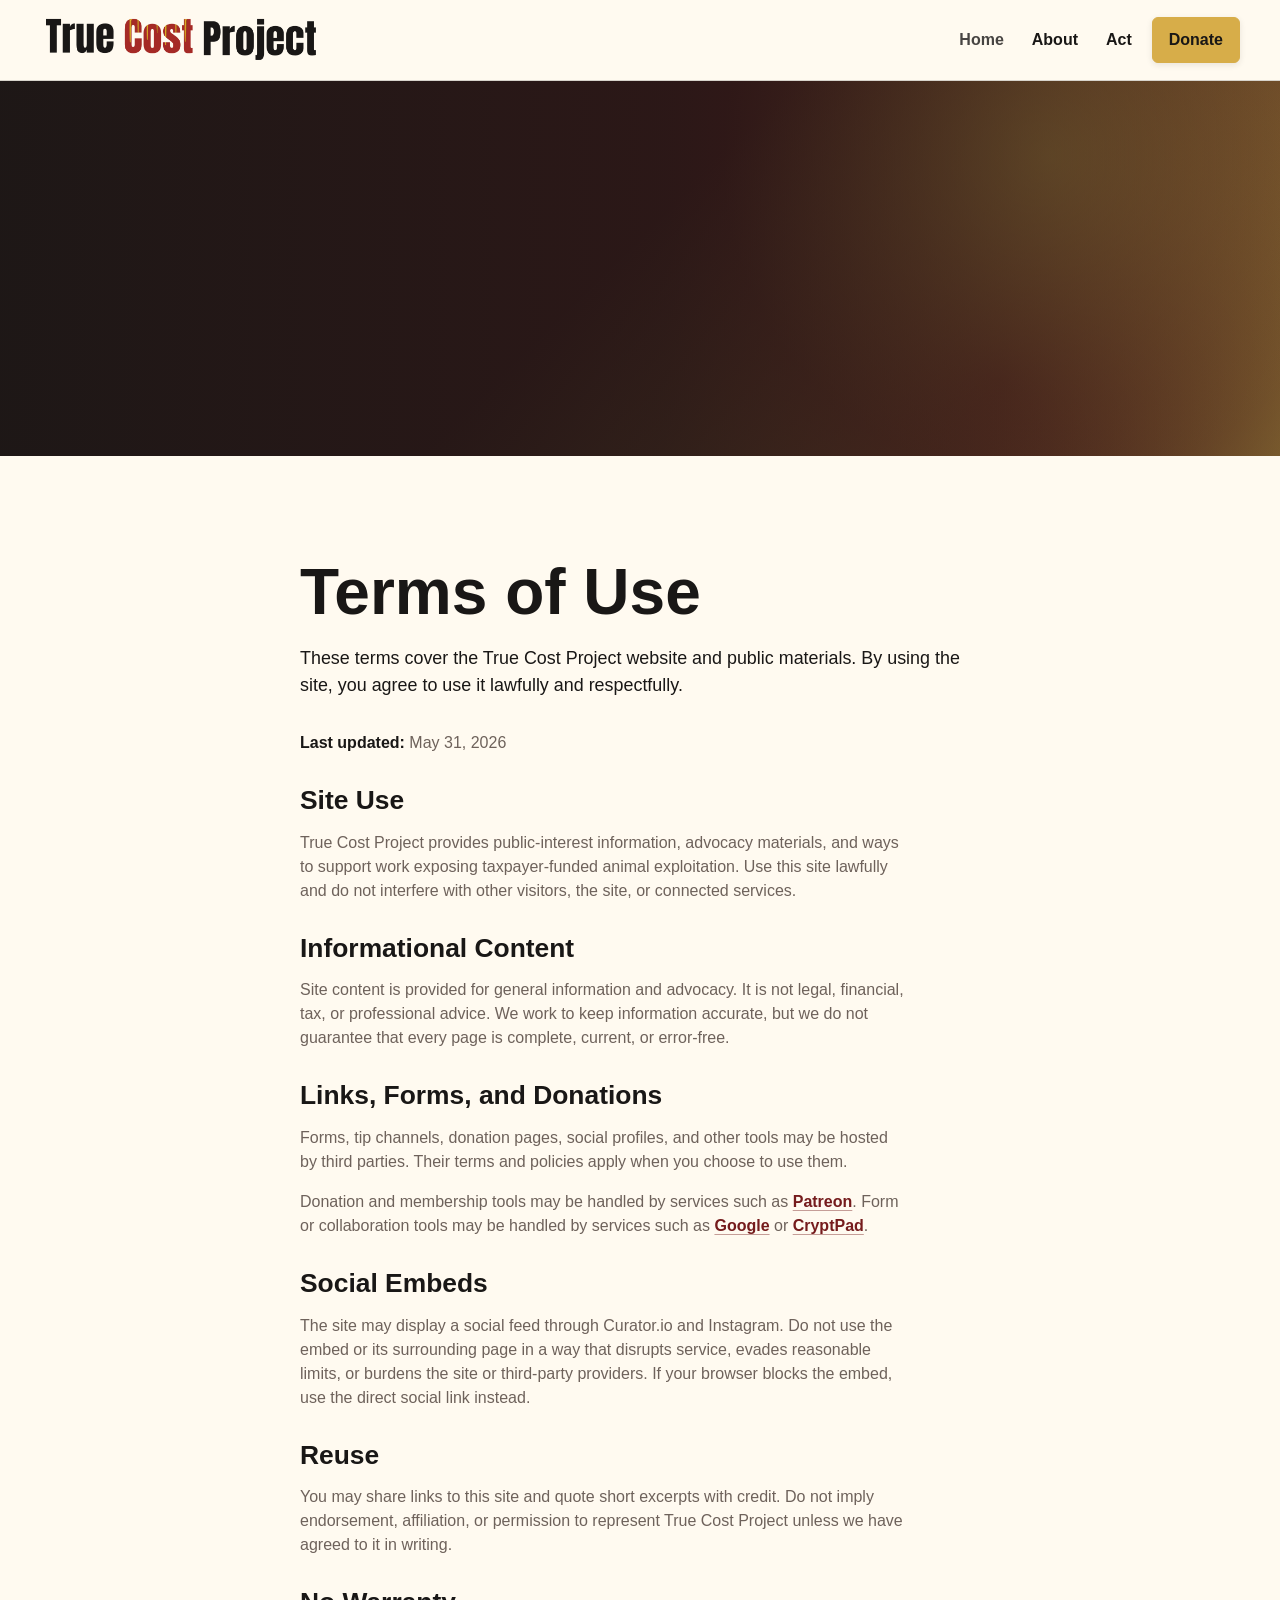
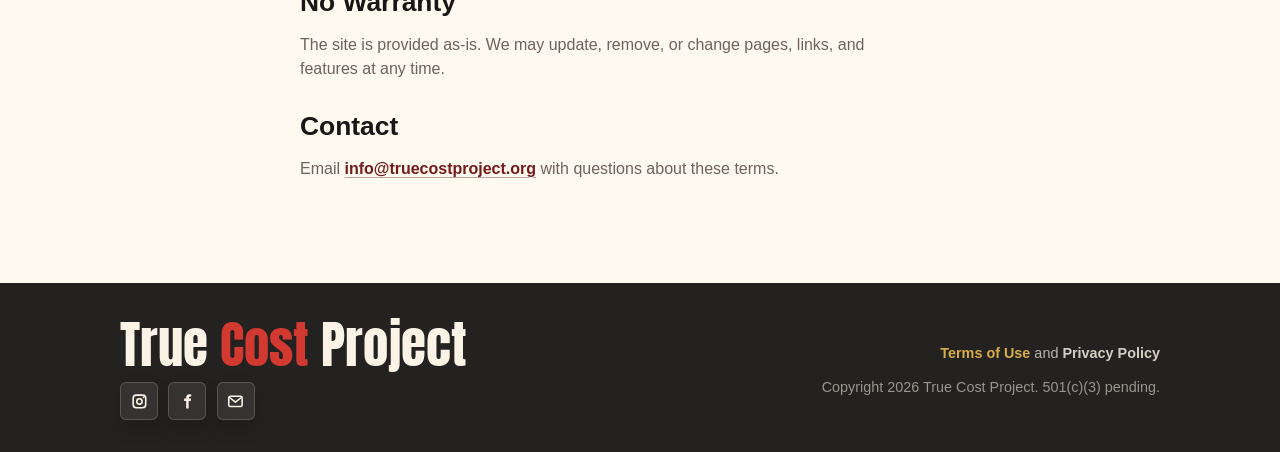
<file: terms.html>
<!doctype html>
<html lang="en" prefix="og: https://ogp.me/ns#">
  <head>
    <meta charset="utf-8">
    <meta name="viewport" content="width=device-width, initial-scale=1">
    <title>Terms of Use | True Cost Project</title>
    <meta name="description" content="Minimal terms for using the True Cost Project website, public materials, third-party links, social embeds, and donation or form handoffs.">
    <meta name="robots" content="index,follow,max-image-preview:large">
    <meta name="theme-color" content="#ffffff">
    <link rel="apple-touch-icon" sizes="57x57" href="assets/icons/apple-icon-57x57.png">
    <link rel="apple-touch-icon" sizes="60x60" href="assets/icons/apple-icon-60x60.png">
    <link rel="apple-touch-icon" sizes="72x72" href="assets/icons/apple-icon-72x72.png">
    <link rel="apple-touch-icon" sizes="76x76" href="assets/icons/apple-icon-76x76.png">
    <link rel="apple-touch-icon" sizes="114x114" href="assets/icons/apple-icon-114x114.png">
    <link rel="apple-touch-icon" sizes="120x120" href="assets/icons/apple-icon-120x120.png">
    <link rel="apple-touch-icon" sizes="144x144" href="assets/icons/apple-icon-144x144.png">
    <link rel="apple-touch-icon" sizes="152x152" href="assets/icons/apple-icon-152x152.png">
    <link rel="apple-touch-icon" sizes="180x180" href="assets/icons/apple-icon-180x180.png">
    <link rel="icon" href="favicon.ico" sizes="any">
    <link rel="icon" type="image/png" sizes="192x192" href="assets/icons/android-icon-192x192.png">
    <link rel="icon" type="image/png" sizes="32x32" href="assets/icons/favicon-32x32.png">
    <link rel="icon" type="image/png" sizes="96x96" href="assets/icons/favicon-96x96.png">
    <link rel="icon" type="image/png" sizes="16x16" href="assets/icons/favicon-16x16.png">
    <link rel="manifest" href="assets/icons/manifest.json">
    <meta name="msapplication-TileColor" content="#ffffff">
    <meta name="msapplication-TileImage" content="assets/icons/ms-icon-144x144.png">
    <meta name="msapplication-config" content="assets/icons/browserconfig.xml">
    <link rel="preload" as="image" href="assets/brand/wordmark-header.png" fetchpriority="high">
    <link rel="canonical" href="https://truecostproject.org/terms.html">
    <link rel="llms" type="text/plain" href="llms.txt">
    <meta property="og:site_name" content="True Cost Project">
    <meta property="og:type" content="website">
    <meta property="og:title" content="Terms of Use | True Cost Project">
    <meta property="og:description" content="Minimal terms for using the True Cost Project website, public materials, third-party links, social embeds, and donation or form handoffs.">
    <meta property="og:url" content="https://truecostproject.org/terms.html">
    <meta property="og:image" content="https://truecostproject.org/assets/social-card.png">
    <meta property="og:image:secure_url" content="https://truecostproject.org/assets/social-card.png">
    <meta property="og:image:type" content="image/png">
    <meta property="og:image:width" content="1200">
    <meta property="og:image:height" content="630">
    <meta property="og:image:alt" content="True Cost Project social card showing a chimpanzee hand gripping cage bars with the text Your tax dollars fund this.">
    <meta name="twitter:card" content="summary_large_image">
    <meta name="twitter:title" content="Terms of Use | True Cost Project">
    <meta name="twitter:description" content="Minimal terms for using the True Cost Project website, public materials, third-party links, social embeds, and donation or form handoffs.">
    <meta name="twitter:image" content="https://truecostproject.org/assets/social-card.png">
    <meta name="twitter:image:alt" content="True Cost Project social card showing a chimpanzee hand gripping cage bars with the text Your tax dollars fund this.">
    <link rel="stylesheet" href="assets/styles.css">
    <script src="assets/site.js" defer></script>
    <script type="application/ld+json">
      {
        "@context": "https://schema.org",
        "@type": "WebPage",
        "@id": "https://truecostproject.org/terms.html#webpage",
        "url": "https://truecostproject.org/terms.html",
        "name": "Terms of Use | True Cost Project",
        "description": "Minimal terms for using the True Cost Project website, public materials, third-party links, social embeds, and donation or form handoffs.",
        "isPartOf": {
          "@type": "WebSite",
          "@id": "https://truecostproject.org/#website",
          "name": "True Cost Project",
          "url": "https://truecostproject.org/"
        },
        "publisher": {
          "@type": "Organization",
          "@id": "https://truecostproject.org/#organization",
          "name": "True Cost Project",
          "url": "https://truecostproject.org/"
        },
        "dateModified": "2026-06-01",
        "inLanguage": "en-US"
      }
    </script>
  </head>
  <body data-page="terms">
      <a class="skip-link" href="#main">Skip to content</a>
    <header class="site-header" data-site-header>
      <a class="brand" href="index.html" aria-label="True Cost Project home">
        <img class="brand-wordmark" src="assets/brand/wordmark-header.png" alt="" aria-hidden="true" width="1058" height="198" decoding="async" fetchpriority="high">
        <span class="sr-only">True Cost Project home</span>
      </a>
      <button class="menu-toggle" type="button" data-menu-toggle aria-expanded="false" aria-controls="site-nav">
        <span class="menu-toggle-lines" aria-hidden="true"></span>
        <span class="sr-only">Open menu</span>
      </button>
      <nav class="site-nav" id="site-nav" data-site-nav aria-label="Main navigation">
        <a class="nav-home" href="index.html" data-copy-id="global/nav-home" data-nav="home">Home</a>
        <a href="about.html" data-copy-id="global/nav-about" data-nav="about">About</a>
        <a href="act.html" data-copy-id="global/nav-act" data-nav="act">Act</a>
        <a class="nav-donate" href="https://patreon.com/TrueCostProject" target="_blank" rel="noopener" data-copy-id="global/donate-label" data-donate-button>Donate</a>
      </nav>
    </header>
    <main id="main">
      <section class="page-hero section-dark visual-banner" aria-label="Terms page banner"></section>
      <section class="section-light">
        <div class="section-inner content-narrow">
          <h1 data-copy-id="terms/title">Terms of Use</h1>
          <p class="lead" data-copy-id="terms/lead">These terms cover the True Cost Project website and public materials. By using the site, you agree to use it lawfully and respectfully.</p>
          <div class="legal-copy">
            <p><strong>Last updated:</strong> May 31, 2026</p>

            <h2>Site Use</h2>
            <p>True Cost Project provides public-interest information, advocacy materials, and ways to support work exposing taxpayer-funded animal exploitation. Use this site lawfully and do not interfere with other visitors, the site, or connected services.</p>

            <h2>Informational Content</h2>
            <p>Site content is provided for general information and advocacy. It is not legal, financial, tax, or professional advice. We work to keep information accurate, but we do not guarantee that every page is complete, current, or error-free.</p>

            <h2>Links, Forms, and Donations</h2>
            <p>Forms, tip channels, donation pages, social profiles, and other tools may be hosted by third parties. Their terms and policies apply when you choose to use them.</p>
            <p>Donation and membership tools may be handled by services such as <a href="https://www.patreon.com/policy/legal" target="_blank" rel="noopener">Patreon</a>. Form or collaboration tools may be handled by services such as <a href="https://policies.google.com/terms" target="_blank" rel="noopener">Google</a> or <a href="https://docs.cryptpad.org/en/user_guide/security.html" target="_blank" rel="noopener">CryptPad</a>.</p>

            <h2>Social Embeds</h2>
            <p>The site may display a social feed through Curator.io and Instagram. Do not use the embed or its surrounding page in a way that disrupts service, evades reasonable limits, or burdens the site or third-party providers. If your browser blocks the embed, use the direct social link instead.</p>

            <h2>Reuse</h2>
            <p>You may share links to this site and quote short excerpts with credit. Do not imply endorsement, affiliation, or permission to represent True Cost Project unless we have agreed to it in writing.</p>

            <h2>No Warranty</h2>
            <p>The site is provided as-is. We may update, remove, or change pages, links, and features at any time.</p>

            <h2>Contact</h2>
            <p>Email <a href="mailto:info@truecostproject.org">info@truecostproject.org</a> with questions about these terms.</p>
          </div>
        </div>
      </section>
    </main>
    <footer class="site-footer">
      <div class="footer-inner">
        <div class="footer-brand-column">
          <a class="brand footer-brand" href="index.html" aria-label="True Cost Project home">
            <span class="footer-text-mark" aria-hidden="true">True <span class="footer-text-accent">Cost</span> Project</span>
            <span class="sr-only">True Cost Project home</span>
          </a>
          <div class="footer-socials" aria-label="Social links">
            <a href="https://www.instagram.com/truecostproject/" target="_blank" rel="noopener" aria-label="Instagram">
              <svg class="social-icon" aria-hidden="true" focusable="false"><use href="assets/icons.svg#icon-instagram"></use></svg>
              <span class="sr-only">Instagram</span>
            </a>
            <a href="https://www.facebook.com/profile.php?id=61567428772270" target="_blank" rel="noopener" aria-label="Facebook">
              <svg class="social-icon" aria-hidden="true" focusable="false"><use href="assets/icons.svg#icon-facebook"></use></svg>
              <span class="sr-only">Facebook</span>
            </a>
            <a href="mailto:info@truecostproject.org" aria-label="Email">
              <svg class="social-icon" aria-hidden="true" focusable="false"><use href="assets/icons.svg#icon-email"></use></svg>
              <span class="sr-only">Email</span>
            </a>
          </div>
        </div>
        <div class="footer-legal-column">
          <nav class="footer-links" aria-label="Legal links">
            <span><a href="terms.html" aria-current="page">Terms of Use</a> and <a href="privacy.html">Privacy Policy</a></span>
          </nav>
          <p class="footer-legal" data-copy-id="terms/footer-legal">Copyright 2026 True Cost Project. 501(c)(3) pending.</p>
        </div>
      </div>
    </footer>
    <a class="floating-donate" href="https://patreon.com/TrueCostProject" target="_blank" rel="noopener" data-copy-id="global/donate-label" data-donate-button>Donate</a>
  </body>
</html>
</file>
<file: assets/styles.css>
:root {
  --red: #751b1c;
  --red-dark: #751b1c;
  --gold: #d7ad49;
  --donate-highlight: #ffe1a6;
  --cream: #fbf4e6;
  --paper: #fffaf0;
  --graphite: #242221;
  --ink: #191716;
  --muted: #6e625b;
  --line: rgba(36, 34, 33, 0.18);
  --line-light: rgba(255, 250, 240, 0.24);
  --max: 1120px;
  --header-height: 76px;
}

@font-face {
  font-family: "AntonLocal";
  src: url("fonts/anton.ttf") format("truetype");
  font-weight: 400;
  font-style: normal;
  font-display: swap;
}

* {
  box-sizing: border-box;
}

html {
  scroll-behavior: smooth;
}

body {
  margin: 0;
  background: var(--paper);
  color: var(--ink);
  font-family: Arial, Helvetica, sans-serif;
  font-size: 16px;
  line-height: 1.5;
  letter-spacing: 0;
}

a {
  color: inherit;
}

img,
svg {
  max-width: 100%;
}

.skip-link {
  position: absolute;
  left: 1rem;
  top: 0.5rem;
  z-index: 20;
  transform: translateY(-150%);
  background: var(--gold);
  color: var(--ink);
  padding: 0.65rem 0.85rem;
  border-radius: 6px;
}

.skip-link:focus {
  transform: translateY(0);
}

.sr-only {
  position: absolute;
  width: 1px;
  height: 1px;
  padding: 0;
  margin: -1px;
  overflow: hidden;
  clip: rect(0, 0, 0, 0);
  white-space: nowrap;
  border: 0;
}

.site-header {
  position: sticky;
  top: 0;
  z-index: 30;
  min-height: var(--header-height);
  display: flex;
  align-items: center;
  justify-content: space-between;
  gap: 1rem;
  padding: 0.85rem clamp(1rem, 4vw, 2.5rem);
  background: var(--paper);
  border-bottom: 1px solid var(--line);
}

.brand {
  display: inline-flex;
  align-items: center;
  text-decoration: none;
  font-weight: 800;
}

.brand-wordmark {
  display: block;
  width: clamp(220px, 22vw, 300px);
  height: auto;
}

.brand-square-mark {
  display: block;
  width: clamp(48px, 6vw, 58px);
  height: clamp(48px, 6vw, 58px);
  object-fit: contain;
}

.site-header-square-brand {
  padding-top: 0.125rem;
  padding-bottom: 0.125rem;
}

.site-header-square-brand .brand {
  height: 44px;
  max-height: 44px;
}

.site-header-square-brand .brand-square-mark {
  width: auto;
  height: 100%;
  max-height: 100%;
}

.site-header-overflow-brand {
  --overflow-mark-size: clamp(120px, 30vw, 150px);
  --overflow-nav-offset: calc((var(--overflow-mark-size) - var(--header-height)) / 2);
  height: var(--header-height);
  min-height: var(--header-height);
  overflow: visible;
  transform: translateY(var(--overflow-nav-offset));
}

.site-header-overflow-brand::before {
  position: absolute;
  top: calc(-1 * var(--overflow-nav-offset));
  right: 0;
  left: 0;
  height: var(--overflow-nav-offset);
  background: var(--graphite);
  content: "";
  pointer-events: none;
}

.site-header-overflow-brand .brand {
  position: relative;
  z-index: 30;
  width: var(--overflow-mark-size);
  height: var(--header-height);
  flex: 0 0 var(--overflow-mark-size);
  overflow: visible;
}

.brand-overflow-mark {
  position: absolute;
  top: 50%;
  left: 0;
  display: block;
  width: var(--overflow-mark-size);
  height: auto;
  max-width: none;
  filter:
    drop-shadow(0.5px 0 0 #fff)
    drop-shadow(-0.5px 0 0 #fff)
    drop-shadow(0 0.5px 0 #fff)
    drop-shadow(0 -0.5px 0 #fff)
    drop-shadow(0.5px 0.5px 0 #fff)
    drop-shadow(-0.5px 0.5px 0 #fff)
    drop-shadow(0.5px -0.5px 0 #fff)
    drop-shadow(-0.5px -0.5px 0 #fff);
  transform: translateY(-50%);
}

.site-header-overflow-brand .site-nav {
  top: var(--header-height);
  z-index: 20;
}

.brand-text-mark {
  display: inline-block;
  color: var(--ink);
  font-family: "AntonLocal", Impact, sans-serif;
  font-size: clamp(1.75rem, 4vw, 2.5rem);
  font-weight: 400;
  line-height: 0.95;
  letter-spacing: 0;
  white-space: nowrap;
}

.brand-text-accent {
  color: var(--red);
}

.footer-wordmark {
  width: clamp(220px, 28vw, 340px);
}

.footer-text-mark {
  display: inline-block;
  color: var(--cream);
  font-family: "AntonLocal", Impact, sans-serif;
  font-size: clamp(2.25rem, 7.5vw, 3.2rem);
  font-weight: 400;
  line-height: 0.95;
  letter-spacing: 0;
  white-space: nowrap;
}

.footer-text-accent {
  color: #d23a31;
}

.menu-toggle {
  display: inline-grid;
  place-items: center;
  width: 44px;
  height: 44px;
  border: 1px solid var(--line);
  border-radius: 8px;
  background: var(--paper);
  color: var(--ink);
  cursor: pointer;
}

.menu-toggle-lines,
.menu-toggle-lines::before,
.menu-toggle-lines::after {
  display: block;
  width: 22px;
  height: 2px;
  background: currentColor;
  content: "";
}

.menu-toggle-lines {
  position: relative;
}

.menu-toggle-lines::before,
.menu-toggle-lines::after {
  position: absolute;
  left: 0;
}

.menu-toggle-lines::before {
  top: -7px;
}

.menu-toggle-lines::after {
  top: 7px;
}

.site-nav {
  position: fixed;
  top: var(--header-height);
  left: 0;
  right: 0;
  bottom: 0;
  z-index: 25;
  display: grid;
  align-content: start;
  grid-template-columns: 1fr;
  gap: 0;
  min-height: calc(100vh - var(--header-height));
  min-height: calc(100dvh - var(--header-height));
  padding: 0.75rem;
  background: var(--paper);
  border-bottom: 1px solid var(--line);
  box-shadow: 0 20px 30px rgba(36, 34, 33, 0.14);
  opacity: 0;
  overflow-y: auto;
  pointer-events: none;
  transform: translateY(-0.5rem);
  visibility: hidden;
  transition:
    opacity 160ms ease-in-out,
    transform 160ms ease-in-out,
    visibility 160ms ease-in-out;
}

.site-nav.is-open {
  opacity: 1;
  pointer-events: auto;
  transform: translateY(0);
  visibility: visible;
}

.site-nav a {
  display: flex;
  align-items: center;
  min-height: 48px;
  padding: 0.75rem 0.85rem;
  border-radius: 6px;
  color: var(--ink);
  font-weight: 700;
  text-decoration: none;
  transition: background-color 150ms ease, border-color 150ms ease, color 150ms ease, box-shadow 150ms ease;
}

.site-nav a:hover,
.site-nav a:focus,
.site-nav a[aria-current="page"] {
  background: rgba(117, 27, 28, 0.1);
}

.site-nav .nav-donate {
  background: var(--red);
  color: var(--cream);
}

.site-nav .nav-donate:hover,
.site-nav .nav-donate:focus {
  background: var(--red-dark);
}

body[data-page="home"] .nav-home {
  display: none;
}

.site-nav .nav-home {
  color: rgba(25, 23, 22, 0.8);
}

.section-dark {
  background: var(--graphite);
  color: var(--cream);
}

.section-light {
  background: var(--paper);
  color: var(--ink);
}

.hero {
  --hero-mobile-aspect: 4 / 5;
  --hero-desktop-aspect: 16 / 9;
  position: relative;
  overflow: hidden;
  background:
    linear-gradient(90deg, rgba(25, 23, 22, 0.96) 0%, rgba(25, 23, 22, 0.88) 42%, rgba(25, 23, 22, 0.58) 100%),
    radial-gradient(circle at 78% 18%, rgba(215, 173, 73, 0.68), transparent 29%),
    radial-gradient(circle at 83% 74%, rgba(117, 27, 28, 0.9), transparent 36%),
    linear-gradient(135deg, #751b1c 0%, #751b1c 42%, #d7ad49 100%);
  color: var(--cream);
}

.visual-banner {
  min-height: clamp(220px, 33.333vw, 640px);
}

.hero.visual-banner {
  width: 100%;
  height: min(calc(100vw * 1.25), calc(100vh - var(--header-height)));
  height: min(calc(100vw * 1.25), calc(100svh - var(--header-height)));
  min-height: 0;
  max-height: none;
  aspect-ratio: auto;
  background: var(--graphite);
}

@supports (height: 100dvh) {
  .hero.visual-banner {
    height: min(calc(100vw * 1.25), calc(100dvh - var(--header-height)));
  }
}

.hero::before,
.hero::after {
  position: absolute;
  pointer-events: none;
  content: "";
}

.hero::before {
  inset: 9% -12% 8% 48%;
  border: 1px solid rgba(251, 244, 230, 0.24);
  border-radius: 8px;
  background:
    linear-gradient(135deg, rgba(251, 244, 230, 0.11), rgba(251, 244, 230, 0)),
    repeating-linear-gradient(90deg, rgba(251, 244, 230, 0.08) 0 1px, transparent 1px 72px);
}

.hero::after {
  right: -10%;
  bottom: -22%;
  width: min(58vw, 620px);
  aspect-ratio: 1 / 1;
  border-radius: 50%;
  background: radial-gradient(circle, rgba(215, 173, 73, 0.28), transparent 68%);
}

.page-hero {
  position: relative;
  overflow: hidden;
  background:
    linear-gradient(90deg, rgba(25, 23, 22, 0.95) 0%, rgba(25, 23, 22, 0.8) 52%, rgba(25, 23, 22, 0.44) 100%),
    radial-gradient(circle at 82% 20%, rgba(215, 173, 73, 0.58), transparent 30%),
    radial-gradient(circle at 78% 80%, rgba(117, 27, 28, 0.82), transparent 38%),
    linear-gradient(135deg, #751b1c 0%, #751b1c 48%, #d7ad49 100%);
  background-position: center;
  background-repeat: no-repeat;
  background-size: cover;
}

.crt-logo.crt-tag {
  opacity: 0;
}

body[data-page="about"] .page-hero {
  background-image:
    linear-gradient(90deg, rgba(25, 23, 22, 0.12), rgba(25, 23, 22, 0.22)),
    url("images/about-banner.png");
  background-position: center;
  background-repeat: no-repeat;
  background-size: cover;
}

body[data-page="act"] .page-hero {
  background-image:
    linear-gradient(90deg, rgba(25, 23, 22, 0.08), rgba(25, 23, 22, 0.2)),
    url("images/act-banner.png");
  background-position: center;
  background-repeat: no-repeat;
  background-size: cover;
}

.hero.visual-banner::after,
.page-hero::before {
  display: none;
}

.hero-media {
  position: absolute;
  inset: 0;
  z-index: 0;
  display: block;
  background: var(--graphite);
}

.hero-media img {
  display: block;
  width: 100%;
  height: 100%;
  object-fit: cover;
  object-position: center;
}

body[data-hero-test="b"] .hero-media img {
  object-position: left top;
}

.hero.visual-banner::before {
  display: block;
  inset: 0;
  z-index: 1;
  border: 0;
  border-radius: 0;
  background:
    linear-gradient(90deg, rgba(25, 23, 22, 0.82) 0%, rgba(25, 23, 22, 0.56) 46%, rgba(25, 23, 22, 0.14) 100%),
    linear-gradient(180deg, rgba(25, 23, 22, 0.02), rgba(25, 23, 22, 0.18));
}

body[data-hero-test="b"] .hero.visual-banner::before {
  background:
    linear-gradient(90deg, rgba(0, 0, 0, 0.0) 100%, rgba(0, 0, 0, .05) 50%, rgba(0, 0, 0, 0.5) 50%),
    linear-gradient(180deg, rgba(25, 23, 22, 0), rgba(0, 0, 0, 0.5));
}

.page-hero::before {
  position: absolute;
  inset: 14% -18% 14% 48%;
  border: 1px solid rgba(251, 244, 230, 0.24);
  border-radius: 8px;
  background:
    linear-gradient(135deg, rgba(251, 244, 230, 0.11), rgba(251, 244, 230, 0)),
    repeating-linear-gradient(90deg, rgba(251, 244, 230, 0.08) 0 1px, transparent 1px 76px);
  content: "";
  pointer-events: none;
}

.hero-copy,
.banner-copy {
  position: absolute;
  inset: clamp(1rem, 4vw, 3.25rem);
  z-index: 2;
  display: flex;
  flex-direction: column;
  align-items: center;
  justify-content: center;
  width: auto;
  color: var(--cream);
  isolation: isolate;
  pointer-events: none;
  text-align: center;
  text-shadow: 2px 2px 10px rgba(0, 0, 0, 0.95);
}

.hero-copy h1,
.banner-copy h1,
.hero-copy p,
.banner-copy p {
  pointer-events: auto;
}

.hero-copy {
  inset:
    clamp(1rem, 4vw, 3.25rem)
    clamp(1rem, 4vw, 3.25rem)
    clamp(5.5rem, 13vw, 8.25rem)
    clamp(1rem, 4vw, 3.25rem);
  align-items: center;
  justify-content: flex-end;
  text-align: center;
}

.hero-copy h1,
.banner-copy h1 {
  margin: 0;
  color: var(--cream);
  line-height: 0.96;
}

.hero-copy h1 {
  max-width: 17ch;
  font-size: clamp(1.85rem, 6.5vw, 3.6rem);
}

.hero-copy p {
  max-width: 35rem;
  margin: clamp(1.15rem, 2.8vw, 1.85rem) 0 0;
  font-size: clamp(0.95rem, 1.55vw, 1.12rem);
  line-height: 1.45;
}

body[data-hero-test="b"] .hero-copy {
  inset:
    clamp(1.25rem, 4vw, 3.25rem)
    clamp(1.25rem, 6vw, 5rem)
    clamp(5.5rem, 13vw, 8.25rem)
    clamp(1.25rem, 4vw, 3.25rem);
  align-items: flex-end;
  text-align: right;
}

body[data-hero-test="b"] .hero-copy h1,
body[data-hero-test="b"] .hero-copy p {
  margin-left: auto;
}

body[data-hero-test="b"] .hero-copy h1 {
  max-width: min(100%, 16ch);
}

body[data-hero-test="b"] .hero-copy p {
  max-width: min(100%, 35rem);
}

.banner-copy {
  justify-content: center;
  width: auto;
}

.banner-copy h1 {
  font-size: clamp(1.6rem, 4vw, 3.4rem);
}

.banner-copy p {
  margin: 0.85rem 0 0;
  font-size: clamp(0.95rem, 1.6vw, 1.12rem);
}

.banner-copy h1:empty,
.banner-copy p:empty {
  display: none;
}

.copy-editor-enabled .banner-copy h1,
.copy-editor-enabled .banner-copy p {
  display: block;
  min-height: 1.75em;
}

.copy-editor-enabled .hero-copy p,
.copy-editor-enabled .banner-copy p {
  width: min(100%, 35rem);
}

.copy-editor-enabled .banner-copy h1 {
  width: min(100%, 42rem);
}

.section-inner {
  width: min(100%, var(--max));
  margin: 0 auto;
  padding: clamp(3.25rem, 8vw, 6.5rem) clamp(1rem, 4vw, 2.5rem);
}

.split-grid {
  display: grid;
  gap: clamp(1.5rem, 5vw, 3rem);
}

.content-narrow {
  max-width: 760px;
}

body[data-page="about"] .content-narrow {
  max-width: none;
}

h1,
h2,
h3,
p,
blockquote {
  overflow-wrap: anywhere;
}

h1,
h2,
h3 {
  margin: 0;
  line-height: 1.05;
  letter-spacing: 0;
}

h1 {
  font-size: clamp(2rem, 5vw, 5rem);
}

h2 {
  font-size: clamp(1.65rem, 4vw, 3.2rem);
}

h3 {
  font-size: 1.1rem;
}

.lead {
  max-width: 62ch;
  margin: 1.2rem 0 0;
  font-size: 1.12rem;
}

.legal-copy {
  display: grid;
  gap: 1rem;
  margin-top: 2rem;
}

.legal-copy h2 {
  margin-top: 1rem;
  font-size: clamp(1.2rem, 2.6vw, 1.65rem);
}

.legal-copy p {
  margin: 0;
  color: var(--muted);
}

.legal-copy strong {
  color: var(--ink);
}

.legal-copy a {
  color: var(--red);
  font-weight: 700;
  text-decoration-color: rgba(117, 27, 28, 0.42);
  text-underline-offset: 0.16em;
}

.legal-copy a:hover,
.legal-copy a:focus-visible {
  color: var(--red-dark);
  text-decoration-color: currentColor;
}

body[data-page="about"] .lead,
body[data-page="about"] .content-narrow p {
  max-width: none;
}

.section-heading {
  margin-bottom: 1.8rem;
}

.section-heading p {
  max-width: 62ch;
  margin: 1rem 0 0;
  color: var(--muted);
}

.section-dark .section-heading p {
  color: rgba(251, 244, 230, 0.78);
}

.compact {
  max-width: none;
  margin-bottom: 1.25rem;
}

.button-row {
  display: flex;
  flex-wrap: wrap;
  gap: 0.75rem;
  margin-top: 1.5rem;
}

.button {
  --button-bg: transparent;
  --button-bg-hover: var(--button-bg);
  --button-fg: currentColor;
  --button-border: rgba(117, 27, 28, 0.72);
  --button-border-hover: var(--button-border);
  --button-shadow-rest: 0 2px 6px rgba(36, 34, 33, 0.12);
  --button-shadow-hover: 0 2px 4px rgba(25, 23, 22, 0.16), 0 8px 16px rgba(25, 23, 22, 0.18), 0 13px 28px rgba(25, 23, 22, 0.12);
  position: relative;
  z-index: 0;
  display: inline-flex;
  align-items: center;
  justify-content: center;
  min-height: 46px;
  padding: 0.75rem 1rem;
  border: 2px solid var(--button-border);
  border-radius: 8px;
  background: var(--button-bg);
  color: var(--button-fg);
  box-shadow: var(--button-shadow-rest);
  font-weight: 800;
  text-decoration: none;
  cursor: pointer;
  overflow: visible;
  transition: background-color 150ms ease, border-color 150ms ease, box-shadow 150ms ease;
}

.button::before,
.floating-donate::before {
  display: none;
  content: "";
}

.button-primary {
  --donate-gold: #dfb84f;
  --donate-gold-hover: var(--donate-highlight);
  --button-bg: var(--donate-gold);
  --button-bg-hover: var(--donate-gold-hover);
  --button-fg: var(--ink);
  --button-border: var(--donate-gold);
  --button-border-hover: var(--donate-gold-hover);
}

.button:hover,
.button:focus-visible,
.button.button-hover,
.floating-donate:hover,
.floating-donate:focus-visible,
.floating-donate.button-hover {
  background: var(--button-bg-hover);
  border-color: var(--button-border-hover);
  box-shadow: var(--button-shadow-hover);
}

.button-dark {
  --button-bg: var(--graphite);
  --button-bg-hover: var(--red);
  --button-fg: var(--cream);
  --button-border: var(--graphite);
  --button-border-hover: var(--red);
}

.button-secondary {
  --button-bg: transparent;
  --button-bg-hover: rgba(117, 27, 28, 0.36);
  --button-fg: var(--cream);
  --button-border: var(--line-light);
  --button-border-hover: rgba(251, 244, 230, 0.6);
}

.button-dark:hover,
.button-dark:focus-visible,
.button-dark.button-hover,
.button-secondary:hover,
.button-secondary:focus-visible,
.button-secondary.button-hover {
  color: var(--cream);
}

.button.donate-hint {
  border-color: var(--button-border);
  box-shadow: var(--button-shadow-rest);
}

.button.donate-hint:hover,
.button.donate-hint:focus-visible,
.button.donate-hint.button-hover {
  z-index: 2;
  background: var(--button-bg-hover);
  border-color: var(--button-border-hover);
  box-shadow: var(--button-shadow-hover);
}

.button:active {
  box-shadow: 0 2px 6px rgba(25, 23, 22, 0.22);
}

.banner-donate {
  position: absolute;
  left: 50%;
  bottom: clamp(1.25rem, 4vw, 2.5rem);
  z-index: 2;
  transform: translateX(-50%);
}

.banner-donate.donate-hint {
  transform: translateX(-50%);
}

.banner-donate.donate-hint:hover,
.banner-donate.donate-hint:focus-visible,
.banner-donate.donate-hint.button-hover {
  background: var(--button-bg-hover);
  border-color: var(--button-border-hover);
  box-shadow: var(--button-shadow-hover);
  transform: translateX(-50%);
}

body[data-hero-test="b"] .banner-donate,
body[data-hero-test="b"] .banner-donate.donate-hint,
body[data-hero-test="b"] .banner-donate.donate-hint:hover,
body[data-hero-test="b"] .banner-donate.donate-hint:focus-visible,
body[data-hero-test="b"] .banner-donate.donate-hint.button-hover {
  right: clamp(1.25rem, 6vw, 5rem);
  left: auto;
  transform: none;
}

.social-preview .section-inner {
  --social-section-y: clamp(3.25rem, 8vw, 6.5rem);
  width: 100%;
  padding-top: var(--social-section-y);
  padding-right: 0;
  padding-bottom: calc(var(--social-section-y) - 1.55rem);
  padding-left: 0;
}

.social-feed-host {
  --social-preload-height: max(420px, calc(100svh - var(--header-height) - (var(--social-section-y, 0px) * 2)));
  position: relative;
  width: 100%;
  height: var(--social-preload-height);
  min-height: var(--social-preload-height);
  overflow: hidden;
}

@supports (height: 100dvh) {
  .social-feed-host {
    --social-preload-height: max(420px, calc(100dvh - var(--header-height) - (var(--social-section-y, 0px) * 2)));
  }
}

.closing-sale h2 {
  overflow-wrap: normal;
  text-wrap: balance;
}

.curator-feed {
  position: absolute;
  inset: 0 auto auto 0;
  width: 100%;
  min-height: 260px;
  overflow: hidden;
  visibility: hidden;
  opacity: 0;
  pointer-events: none;
}

.curator-feed > * {
  width: 100%;
}

.curator-feed .crt-logo,
.curator-feed .crt-tag {
  z-index: 1 !important;
}

.social-feed-host.is-curator-ready .curator-feed {
  position: static;
  overflow: visible;
  visibility: visible;
  opacity: 1;
  pointer-events: auto;
}

.social-feed-host.is-curator-ready {
  height: auto;
  min-height: 0;
  overflow: visible;
}

.social-feed-host.is-curator-ready .curator-status,
.social-feed-host.is-curator-ready .curator-static-follow,
.social-feed-host.is-curator-ready .curator-demo-grid {
  display: none;
}

.curator-demo-grid {
  display: grid;
  grid-template-columns: 1fr;
  gap: 1rem;
  height: 100%;
  min-height: var(--social-preload-height);
}

.curator-demo-tile {
  aspect-ratio: 1 / 1;
  min-width: 0;
  border: 1px solid rgba(36, 34, 33, 0.12);
  border-radius: 8px;
  background: #d8d8d8;
}

.curator-static-follow {
  position: absolute;
  inset: 0;
  z-index: 2;
  display: flex;
  align-items: center;
  justify-content: center;
  margin: 0;
  padding: clamp(1.5rem, 5vw, 3rem);
  color: var(--muted);
  line-height: 1.35;
  text-align: center;
}

.curator-static-follow a {
  color: var(--red);
  font-weight: 700;
  text-decoration-color: rgba(117, 27, 28, 0.42);
  text-underline-offset: 0.16em;
}

.curator-static-follow a:hover,
.curator-static-follow a:focus-visible {
  color: var(--red-dark);
  text-decoration-color: currentColor;
}

.social-feed-host.is-curator-loading .curator-static-follow,
.social-feed-host.is-curator-blocked .curator-static-follow {
  display: none;
}

.curator-status {
  position: absolute;
  inset: 0;
  z-index: 2;
  display: none;
  align-items: center;
  justify-content: center;
  padding: clamp(1.5rem, 5vw, 3rem);
  color: var(--ink);
  font-weight: 400;
  line-height: 1.25;
  pointer-events: none;
  text-align: center;
}

.curator-status-tile {
  --curator-action-size: 3.25rem;
  display: grid;
  grid-template-columns: minmax(0, 1fr) var(--curator-action-size);
  align-items: center;
  gap: clamp(0.85rem, 3vw, 1.35rem);
  width: min(42rem, 100%);
  min-height: 0;
  padding: 1.15rem;
  border: 1px solid var(--line);
  border-radius: 8px;
  background: var(--cream);
  color: var(--ink);
  box-shadow: 0 10px 22px rgba(36, 34, 33, 0.1);
  font-weight: 400;
  text-align: left;
}

.curator-status-copy {
  display: grid;
  align-content: center;
  gap: 0.35rem;
  min-width: 0;
}

.curator-status-title,
.curator-status-text {
  margin: 0;
  font-weight: 400;
}

.curator-status-title {
  font-size: clamp(1.08rem, 2.4vw, 1.35rem);
  line-height: 1.15;
}

.curator-status-text {
  color: var(--muted);
  font-size: clamp(0.95rem, 2vw, 1.05rem);
  line-height: 1.35;
}

.curator-status-action {
  display: grid;
  place-items: stretch;
  align-self: stretch;
  justify-self: end;
  width: var(--curator-action-size);
  height: var(--curator-action-size);
  min-width: 3.25rem;
  min-height: 3.25rem;
  aspect-ratio: 1 / 1;
}

.curator-status-action > * {
  width: 100%;
  height: 100%;
  aspect-ratio: 1 / 1;
  min-width: 0;
  min-height: 0;
}

.social-feed-host.is-curator-loading .curator-status-loading {
  display: flex;
}

.social-feed-host.is-curator-blocked .curator-status-blocked {
  display: flex;
  pointer-events: auto;
}

.curator-status-tile-blocked {
  border-color: var(--line-light);
  background: var(--graphite);
  color: var(--cream);
  box-shadow: 0 20px 30px rgba(36, 34, 33, 0.14);
}

.curator-status-tile-blocked .curator-status-text {
  color: rgba(251, 244, 230, 0.82);
}

.social-feed-host.is-curator-blocked .curator-demo-grid {
  opacity: 0.42;
}

.curator-instagram-link {
  display: inline-grid;
  place-items: center;
  border: 1px solid rgba(251, 244, 230, 0.18);
  border-radius: 6px;
  background: rgba(255, 250, 240, 0.08);
  color: var(--cream);
  box-shadow: 0 8px 18px rgba(0, 0, 0, 0.18);
  text-decoration: none;
  transition: background-color 150ms ease, border-color 150ms ease, color 150ms ease;
}

.curator-instagram-link:hover,
.curator-instagram-link:focus-visible {
  color: var(--gold);
}

.curator-instagram-icon {
  width: 46%;
  height: 46%;
}

.curator-status-spinner {
  display: inline-grid;
  place-items: center;
  border: 1px solid var(--line);
  border-radius: 6px;
  background: var(--paper);
  color: var(--red);
}

.curator-status-spinner::before {
  width: 42%;
  aspect-ratio: 1 / 1;
  border-radius: 50%;
  background: conic-gradient(from 45deg, currentColor 0 12%, transparent 12% 25%, currentColor 25% 37%, transparent 37% 50%, currentColor 50% 62%, transparent 62% 75%, currentColor 75% 87%, transparent 87%);
  content: "";
  animation: curatorPinwheelSpin 0.9s linear infinite;
}

@keyframes curatorPinwheelSpin {
  to {
    transform: rotate(1turn);
  }
}

.tile-grid {
  display: grid;
  grid-template-columns: 1fr;
  gap: 1rem;
}

.testimony-tile,
.action-card,
.email-panel {
  border: 1px solid var(--line);
  border-radius: 8px;
  background: var(--cream);
  color: var(--ink);
}

.testimony-tile,
.action-card {
  padding: 1rem;
}

.action-card p,
.email-panel p {
  color: var(--muted);
}

.action-card p {
  width: 100%;
  max-width: none;
}

.testimony-grid {
  align-items: stretch;
}

.section-dark .testimony-tile {
  background: rgba(255, 250, 240, 0.08);
  color: var(--cream);
  border-color: var(--line-light);
}

blockquote {
  margin: 0;
  font-size: 1.02rem;
}

.quote-name {
  margin: 1rem 0 0;
  color: var(--gold);
  font-weight: 800;
}

.copy-stack p,
.content-narrow p {
  max-width: 68ch;
}

.action-grid {
  display: grid;
  grid-template-columns: 1fr;
  gap: 1rem;
}

.action-card {
  display: flex;
  flex-direction: column;
  align-items: flex-start;
  min-height: 260px;
}

.action-card .button {
  margin-top: auto;
}

.highlight-card {
  background: var(--red-dark);
  color: var(--cream);
  border-color: var(--red-dark);
}

.highlight-card p {
  color: rgba(251, 244, 230, 0.8);
}

.email-panel {
  margin-top: 1rem;
  padding: 1.25rem;
}

.logo-grid {
  display: grid;
  grid-template-columns: repeat(2, minmax(0, 1fr));
  gap: 1rem;
}

.logo-tile {
  display: grid;
  place-items: center;
  aspect-ratio: 1 / 1;
  border: 1px solid var(--line);
  border-radius: 8px;
  background: var(--cream);
  color: var(--muted);
  font-weight: 800;
  text-align: center;
  text-decoration: none;
}

.logo-tile:hover,
.logo-tile:focus {
  color: var(--red-dark);
  border-color: var(--red);
}

.site-footer {
  position: relative;
  z-index: 2;
  background: var(--graphite);
  color: var(--cream);
}

.footer-inner {
  width: min(100%, var(--max));
  margin: 0 auto;
  padding: 2.35rem clamp(1rem, 4vw, 2.5rem) 5.75rem;
  display: flex;
  flex-direction: column;
  align-items: center;
  gap: 0.8rem;
  text-align: center;
}

.footer-brand-column,
.footer-legal-column {
  display: flex;
  flex-direction: column;
  align-items: center;
  gap: 0.8rem;
}

.footer-links {
  margin: 0;
  color: rgba(251, 244, 230, 0.7);
  font-size: 0.9rem;
  line-height: 1.45;
  text-align: center;
}

.footer-links a {
  color: rgba(251, 244, 230, 0.82);
  font-weight: 800;
  text-decoration: none;
}

.footer-links a:hover,
.footer-links a:focus-visible,
.footer-links a[aria-current="page"] {
  color: var(--gold);
}

.footer-socials {
  position: relative;
  z-index: 3;
  display: flex;
  flex-wrap: wrap;
  justify-content: center;
  gap: 0.65rem;
}

.footer-socials a {
  display: inline-flex;
  align-items: center;
  justify-content: center;
  width: 38px;
  height: 38px;
  border: 1px solid rgba(251, 244, 230, 0.18);
  border-radius: 6px;
  background: rgba(255, 250, 240, 0.08);
  color: var(--cream);
  box-shadow: 0 8px 18px rgba(0, 0, 0, 0.18);
  text-decoration: none;
}

.social-icon {
  width: 1.18rem;
  height: 1.18rem;
  display: block;
}

.footer-socials a:hover,
.footer-socials a:focus {
  color: var(--gold);
}

.footer-legal {
  margin: 0;
  color: #9a948c;
  font-size: 0.9rem;
  line-height: 1.45;
}

.floating-donate {
  --donate-gold: #dfb84f;
  --donate-gold-hover: var(--donate-highlight);
  --button-bg: var(--donate-gold);
  --button-bg-hover: var(--donate-gold-hover);
  --button-border: var(--donate-gold);
  --button-border-hover: var(--donate-gold-hover);
  --button-shadow-rest: 0 2px 6px rgba(36, 34, 33, 0.12);
  --button-shadow-hover: 0 2px 4px rgba(25, 23, 22, 0.16), 0 8px 16px rgba(25, 23, 22, 0.18), 0 13px 28px rgba(25, 23, 22, 0.12);
  position: fixed;
  right: 1rem;
  bottom: var(--floating-donate-bottom, 1rem);
  z-index: 20;
  display: inline-flex;
  align-items: center;
  justify-content: center;
  min-height: 46px;
  padding: 0.75rem 0.95rem;
  border: 2px solid var(--button-border);
  border-radius: 8px;
  background: var(--button-bg);
  color: var(--ink);
  box-shadow: var(--button-shadow-rest);
  font-weight: 900;
  text-decoration: none;
  overflow: visible;
  transition: background-color 150ms ease, border-color 150ms ease, box-shadow 150ms ease, opacity 160ms ease, transform 160ms ease;
}

.floating-donate::before {
  display: none;
}

.floating-donate.is-absorbed {
  opacity: 0;
  pointer-events: none;
  transform: translateY(8px) scale(0.94);
}

.copy-editor-enabled {
  padding-bottom: 3rem;
}

.copy-editor-enabled [data-copy-editable] {
  min-width: min(100%, 10rem);
  outline: 1px dashed rgba(117, 27, 28, 0.48);
  outline-offset: 3px;
}

.copy-editor-enabled .testimony-tile blockquote,
.copy-editor-enabled .testimony-tile .quote-name,
.copy-editor-enabled .footer-legal {
  width: 100%;
}

.copy-editor-enabled [data-copy-editable]:focus {
  outline: 2px solid var(--gold);
  outline-offset: 4px;
}

.copy-editor-enabled [data-copy-editable]:focus-within {
  outline: 2px solid var(--gold);
  outline-offset: 4px;
}

.copy-editor-field {
  display: block;
  width: 100%;
  min-width: 0;
  margin: 0;
  padding: 0;
  border: 0;
  background: transparent;
  color: inherit;
  font: inherit;
  font-size: inherit;
  font-weight: inherit;
  line-height: inherit;
  letter-spacing: inherit;
  text-align: inherit;
  overflow: hidden;
  resize: none;
}

.copy-editor-field:focus {
  outline: 0;
}

.copy-editor-bar {
  position: fixed;
  left: 0;
  right: 0;
  bottom: 0;
  z-index: 80;
  display: grid;
  grid-template-columns: 1fr auto 1fr;
  align-items: center;
  min-height: 42px;
  padding: 0.35rem 0.75rem;
  border-top: 1px solid var(--line);
  background: rgba(255, 250, 240, 0.97);
  box-shadow: 0 -6px 18px rgba(36, 34, 33, 0.12);
}

.copy-editor-save {
  grid-column: 2;
  min-height: 30px;
  padding: 0.35rem 0.95rem;
  border: 1px solid var(--red-dark);
  border-radius: 6px;
  background: var(--graphite);
  color: var(--cream);
  font-weight: 800;
  cursor: pointer;
}

.copy-editor-dirty .copy-editor-save {
  background: var(--red);
}

.copy-editor-save:disabled {
  cursor: wait;
  opacity: 0.72;
}

.copy-editor-status {
  justify-self: end;
  color: var(--muted);
  font-size: 0.78rem;
  font-weight: 700;
}

.copy-editor-enabled .floating-donate {
  bottom: calc(var(--floating-donate-bottom, 1rem) + 3rem);
}

@media (min-width: 560px) {
  .tile-grid,
  .action-grid {
    grid-template-columns: repeat(2, minmax(0, 1fr));
  }

  .curator-demo-grid {
    grid-template-columns: repeat(2, minmax(0, 1fr));
  }

}

@media (max-width: 819.98px) {
  .page-hero.visual-banner {
    min-height: 100%;
    aspect-ratio: 3 / 3;
  }

  body[data-page="privacy"] .legal-copy {
    padding-bottom: 4.5rem;
  }
}

@media (min-width: 820px) {
  .visual-banner {
    min-height: clamp(220px, 29.333vw, 640px);
  }

  .menu-toggle {
    display: none;
  }

  .site-header-square-brand .brand {
    height: clamp(70px, 9vw, 72px);
    max-height: clamp(70px, 9vw, 72px);
  }

  .site-header-overflow-brand .brand {
    width: var(--overflow-mark-size);
    height: var(--header-height);
    flex-basis: var(--overflow-mark-size);
  }

  .site-header-overflow-brand .brand-overflow-mark {
    width: var(--overflow-mark-size);
  }

  .site-header-overflow-brand .site-nav {
    top: auto;
  }

  .site-nav {
    position: static;
    display: flex;
    align-items: center;
    bottom: auto;
    gap: 0.25rem;
    min-height: 0;
    overflow: visible;
    opacity: 1;
    padding: 0;
    border: 0;
    background: var(--paper);
    box-shadow: none;
    pointer-events: auto;
    transform: none;
    visibility: visible;
    transition: none;
  }

  .site-nav a {
    min-height: 42px;
    padding: 0.65rem 0.75rem;
  }

  .site-nav .nav-donate {
    --nav-donate-plain-bg: var(--paper);
    --nav-donate-plain-border: var(--gold);
    margin-left: 0.25rem;
    padding-inline: 1rem;
    border: 1px solid var(--gold);
    background: var(--gold);
    color: var(--ink);
    box-shadow: 0 2px 6px rgba(36, 34, 33, 0.1);
  }

  .site-nav .nav-donate:hover,
  .site-nav .nav-donate:focus {
    background: var(--donate-highlight);
    color: var(--ink);
  }

  body[data-page="home"]:not(.hero-donate-passed) .site-nav .nav-donate {
    border-color: var(--nav-donate-plain-border);
    background: var(--nav-donate-plain-bg);
    box-shadow: none;
  }

  body[data-page="home"]:not(.hero-donate-passed) .site-nav .nav-donate:hover,
  body[data-page="home"]:not(.hero-donate-passed) .site-nav .nav-donate:focus {
    background: var(--gold);
    border-color: var(--gold);
  }

  .hero.visual-banner {
    height: min(calc(100vw * 0.5625), calc(100vh - var(--header-height)));
    height: min(calc(100vw * 0.5625), calc(100svh - var(--header-height)));
  }

  .hero.visual-banner::before {
    background:
      linear-gradient(180deg, rgba(25, 23, 22, 0.02), rgba(25, 23, 22, 0.12));
  }

  @supports (height: 100dvh) {
    .hero.visual-banner {
      height: min(calc(100vw * 0.5625), calc(100dvh - var(--header-height)));
    }
  }

  .split-grid {
    align-items: center;
  }

  .testimony-grid,
  .logo-grid {
    grid-template-columns: repeat(4, minmax(0, 1fr));
  }

  .curator-demo-grid {
    grid-template-columns: repeat(4, minmax(0, 1fr));
  }

  .social-feed-host.is-curator-ready {
    overflow: hidden;
  }

  .social-feed-host.is-curator-ready .curator-feed {
    height: clamp(170px, 20vw, 300px);
    min-height: 0;
    overflow: hidden;
  }

  .contact-grid {
    grid-template-columns: repeat(4, minmax(0, 1fr));
  }

  .floating-donate {
    display: none;
  }

  .footer-inner {
    display: grid;
    grid-template-columns: minmax(220px, max-content) minmax(0, 78ch);
    align-items: center;
    justify-content: space-between;
    gap: 0.9rem clamp(1.5rem, 5vw, 4rem);
    padding-bottom: 2rem;
    text-align: initial;
  }

  .footer-brand-column {
    align-items: flex-start;
  }

  .footer-legal-column {
    justify-self: end;
    align-items: flex-end;
    text-align: right;
  }

  .footer-links {
    text-align: right;
  }
}

@media (min-width: 960px) {
  .closing-sale .split-grid {
    grid-template-columns: repeat(2, minmax(0, 1fr));
    gap: clamp(1rem, 3vw, 2rem);
  }

  .closing-sale h2 {
    font-size: clamp(1.65rem, 3.4vw, 2.85rem);
  }
}
</file>
